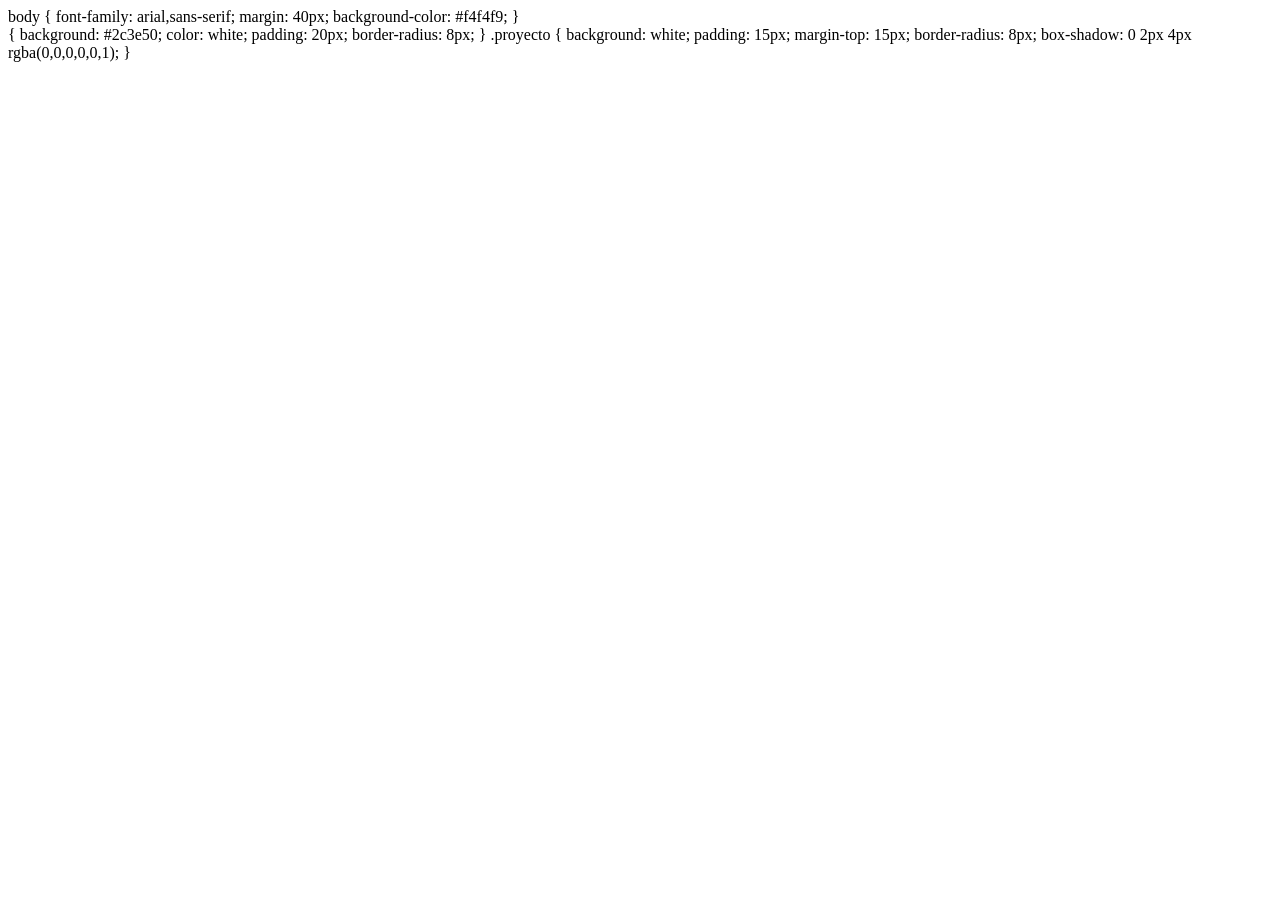
<file: index.html>
<!DOCTYPE html>
<html lang="es">
    <meta charset="UTF-8">
<tITLE>Mi portafolio IoT</tITLE>
<tsyle>
    body { font-family: arial,sans-serif; margin: 40px; background-color: #f4f4f9; }
    <header> { background: #2c3e50; color: white; padding: 20px; border-radius: 8px; }
    .proyecto { background: white; padding: 15px; margin-top: 15px; border-radius: 8px; box-shadow: 0 2px 4px rgba(0,0,0,0,0,1); }
<style>
</head>
<body>
    <header>
        <h1> mis  proyectos y tareas de iot</h1>
        <P>Pagina personal creada con VS code y github</p>
    </hearder>
    <div class="proyecto">
        <h2>proyecto 1: proyecto</h2>
        <p>Descripcion de lo que hice en clase.</p>
    </div>
    </body>
    </html>
</file>
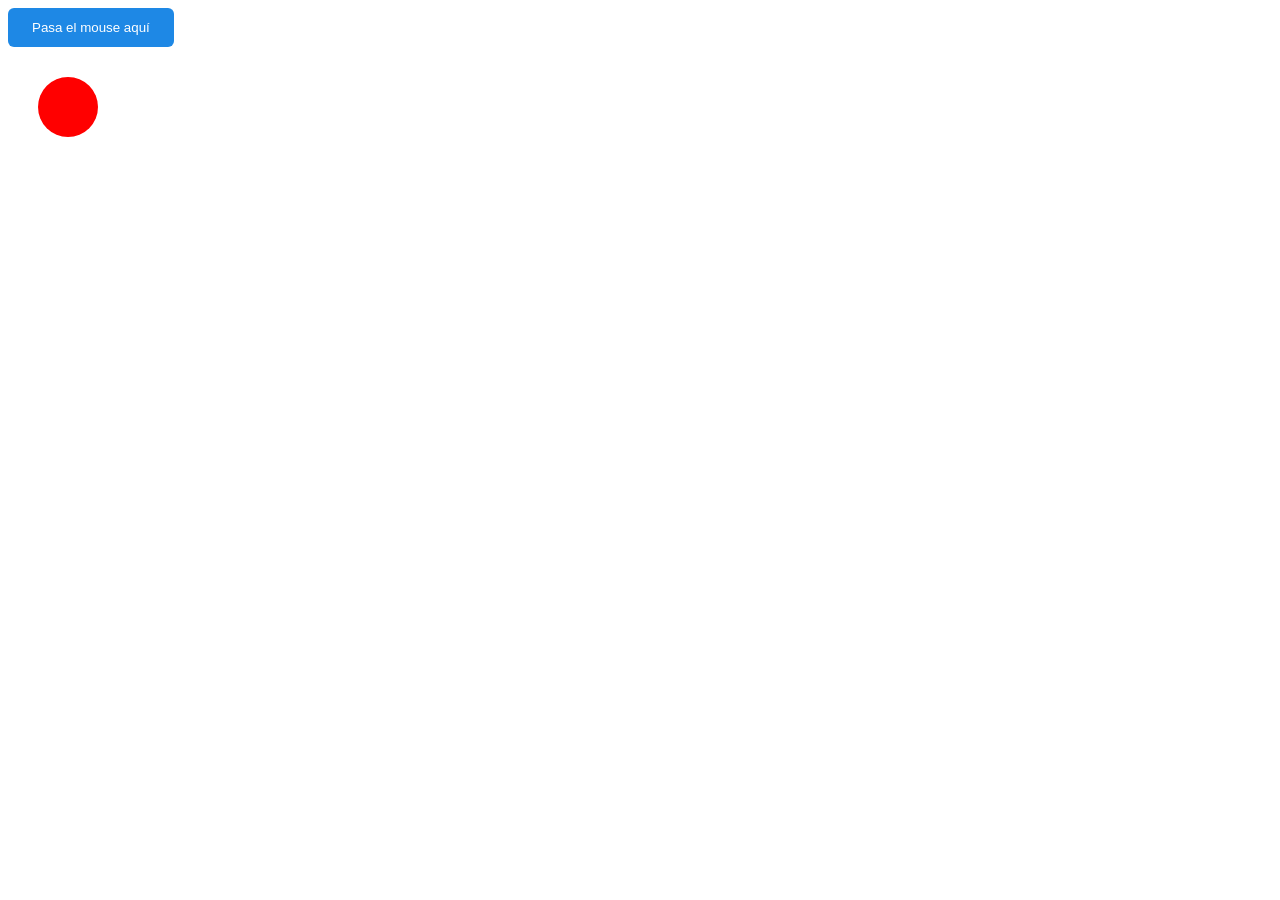
<file: animacion_circulo-v2.html>
<!DOCTYPE html>
<html lang="es">
<head>
  <meta charset="UTF-8">
  <title>Transiciones y Animaciones CSS</title>
  <style>
    /* Botón con transición suave */
    .botao {
      background: #1e88e5;
      color: white;
      border: none;
      padding: 12px 24px;
      border-radius: 6px;
      cursor: pointer;
      transition: background 0.3s, transform 0.3s;
    }

    .botao:hover {
      background: #1565c0;
      transform: scale(1.1);
    }

    /* Animación del círculo (aparecer y desaparecer) */
    @keyframes piscar {
      0%   { opacity: 1; }
      50%  { opacity: 0.1; }
      100% { opacity: 1; }
    }

    /* Estilo del círculo rojo */
    .led {
      width: 60px;
      height: 60px;
      border-radius: 50%;
      background: red;
      margin: 30px;
      animation: piscar 1s infinite;
      transition: transform 0.3s ease;
    }

    /* Agrandar el círculo al pasar el mouse sobre el botón */
    .botao:hover + .led {
      transform: scale(1.5);
    }
  </style>
</head>
<body>

  <button class="botao">Pasa el mouse aquí</button>

  <div class="led"></div>

</body>
</html>
</file>
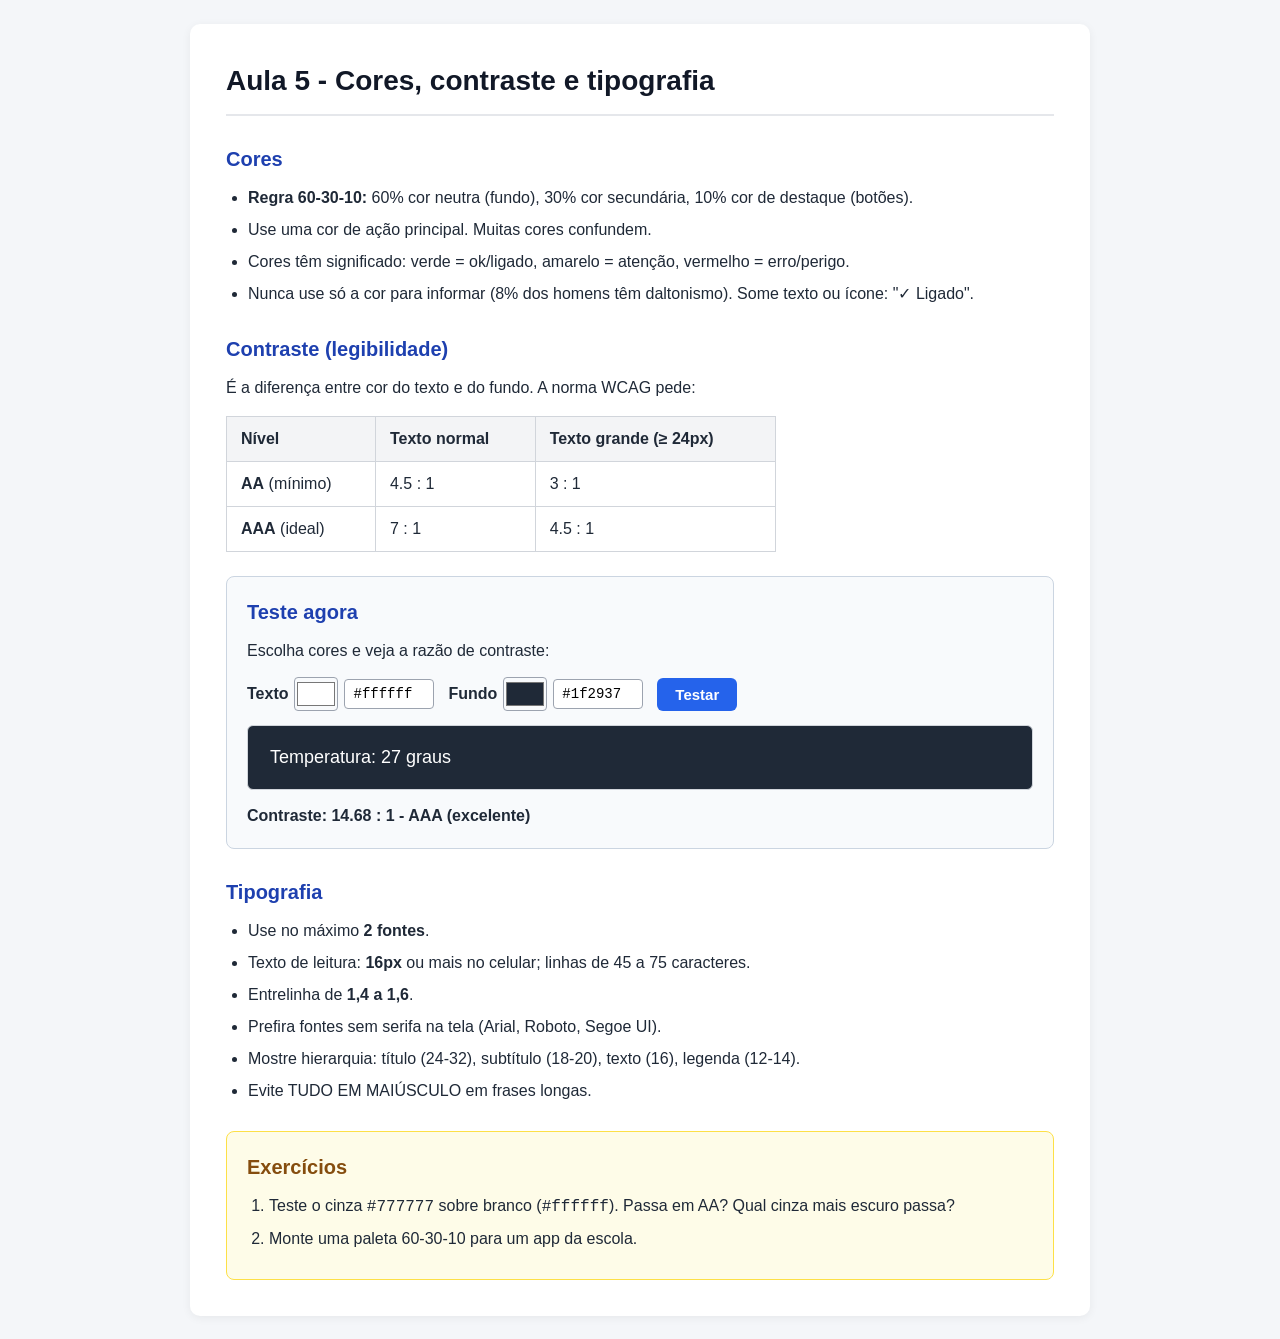
<file: contraste.html>
<!DOCTYPE html>
<html lang="pt-BR">
<head>
  <meta charset="UTF-8">
  <meta name="viewport" content="width=device-width, initial-scale=1.0">
  <title>Aula 5 - Cores, contraste e tipografia</title>
  <style>
    * {
      box-sizing: border-box;
      margin: 0;
      padding: 0;
    }

    body {
      font-family: 'Segoe UI', Roboto, Arial, sans-serif;
      background-color: #f4f6f9;
      color: #1f2937;
      line-height: 1.5;
      padding: 24px;
    }

    .container {
      max-width: 900px;
      margin: 0 auto;
      background-color: #ffffff;
      padding: 36px;
      border-radius: 10px;
      box-shadow: 0 2px 10px rgba(0, 0, 0, 0.06);
    }

    h1 {
      font-size: 28px;
      color: #111827;
      margin-bottom: 24px;
      border-bottom: 2px solid #e5e7eb;
      padding-bottom: 12px;
    }

    h2 {
      font-size: 20px;
      color: #1e40af;
      margin-top: 28px;
      margin-bottom: 12px;
    }

    p {
      font-size: 16px;
      margin-bottom: 12px;
    }

    ul {
      margin-left: 22px;
      margin-bottom: 16px;
    }

    li {
      font-size: 16px;
      margin-bottom: 8px;
    }

    table {
      width: 100%;
      max-width: 550px;
      border-collapse: collapse;
      margin: 16px 0 24px 0;
      font-size: 16px;
    }

    th, td {
      border: 1px solid #d1d5db;
      padding: 10px 14px;
      text-align: left;
    }

    th {
      background-color: #f3f4f6;
      font-weight: 600;
    }

    .teste-box {
      background-color: #f8fafc;
      border: 1px solid #cbd5e1;
      border-radius: 8px;
      padding: 20px;
      margin: 20px 0;
    }

    .controles {
      display: flex;
      flex-wrap: wrap;
      align-items: center;
      gap: 14px;
      margin: 14px 0;
    }

    .controles label {
      font-weight: 600;
      display: flex;
      align-items: center;
      gap: 6px;
    }

    .controles input[type="color"] {
      width: 44px;
      height: 34px;
      border: 1px solid #9ca3af;
      border-radius: 4px;
      cursor: pointer;
      background: none;
    }

    .controles input[type="text"] {
      width: 90px;
      padding: 6px 8px;
      border: 1px solid #9ca3af;
      border-radius: 4px;
      font-family: monospace;
      font-size: 14px;
    }

    .btn-testar {
      background-color: #2563eb;
      color: #ffffff;
      border: none;
      padding: 8px 18px;
      border-radius: 6px;
      font-size: 15px;
      font-weight: 600;
      cursor: pointer;
      transition: background-color 0.2s;
    }

    .btn-testar:hover {
      background-color: #1d4ed8;
    }

    .preview-card {
      background-color: #1f2937;
      color: #ffffff;
      padding: 18px 22px;
      border-radius: 6px;
      font-size: 18px;
      font-weight: 500;
      margin: 14px 0;
      border: 1px solid #d1d5db;
    }

    .resultado-contraste {
      font-size: 16px;
      font-weight: 700;
      margin-top: 8px;
    }

    .exercicios-box {
      background-color: #fefce8;
      border: 1px solid #fde047;
      border-radius: 8px;
      padding: 20px;
      margin-top: 28px;
    }

    .exercicios-box h2 {
      margin-top: 0;
      color: #854d0e;
    }

    .exercicios-box ol {
      margin-left: 22px;
    }

    .exercicios-box li {
      margin-bottom: 8px;
    }
  </style>
</head>
<body>

  <div class="container">
    <h1>Aula 5 - Cores, contraste e tipografia</h1>

    <!-- Seção Cores -->
    <h2>Cores</h2>
    <ul>
      <li><strong>Regra 60-30-10:</strong> 60% cor neutra (fundo), 30% cor secundária, 10% cor de destaque (botões).</li>
      <li>Use uma cor de ação principal. Muitas cores confundem.</li>
      <li>Cores têm significado: verde = ok/ligado, amarelo = atenção, vermelho = erro/perigo.</li>
      <li>Nunca use só a cor para informar (8% dos homens têm daltonismo). Some texto ou ícone: "✓ Ligado".</li>
    </ul>

    <!-- Seção Contraste -->
    <h2>Contraste (legibilidade)</h2>
    <p>É a diferença entre cor do texto e do fundo. A norma WCAG pede:</p>
    <table>
      <thead>
        <tr>
          <th>Nível</th>
          <th>Texto normal</th>
          <th>Texto grande (≥ 24px)</th>
        </tr>
      </thead>
      <tbody>
        <tr>
          <td><strong>AA</strong> (mínimo)</td>
          <td>4.5 : 1</td>
          <td>3 : 1</td>
        </tr>
        <tr>
          <td><strong>AAA</strong> (ideal)</td>
          <td>7 : 1</td>
          <td>4.5 : 1</td>
        </tr>
      </tbody>
    </table>

    <!-- Seção Interativa: Teste agora -->
    <div class="teste-box" id="teste-agora">
      <h2 style="margin-top: 0;">Teste agora</h2>
      <p>Escolha cores e veja a razão de contraste:</p>

      <div class="controles">
        <label>
          Texto
          <input type="color" id="corTextoPicker" value="#ffffff">
          <input type="text" id="corTextoHex" value="#ffffff" maxlength="7">
        </label>

        <label>
          Fundo
          <input type="color" id="corFundoPicker" value="#1f2937">
          <input type="text" id="corFundoHex" value="#1f2937" maxlength="7">
        </label>

        <button class="btn-testar" onclick="calcularContraste()">Testar</button>
      </div>

      <div class="preview-card" id="previewBox">
        Temperatura: 27 graus
      </div>

      <div class="resultado-contraste" id="resultadoTexto">
        Contraste: 14.68 : 1 - AAA (excelente)
      </div>
    </div>

    <!-- Seção Tipografia -->
    <h2>Tipografia</h2>
    <ul>
      <li>Use no máximo <strong>2 fontes</strong>.</li>
      <li>Texto de leitura: <strong>16px</strong> ou mais no celular; linhas de 45 a 75 caracteres.</li>
      <li>Entrelinha de <strong>1,4 a 1,6</strong>.</li>
      <li>Prefira fontes sem serifa na tela (Arial, Roboto, Segoe UI).</li>
      <li>Mostre hierarquia: título (24-32), subtítulo (18-20), texto (16), legenda (12-14).</li>
      <li>Evite TUDO EM MAIÚSCULO em frases longas.</li>
    </ul>

    <!-- Seção Exercícios -->
    <div class="exercicios-box">
      <h2>Exercícios</h2>
      <ol>
        <li>Teste o cinza <code>#777777</code> sobre branco (<code>#ffffff</code>). Passa em AA? Qual cinza mais escuro passa?</li>
        <li>Monte uma paleta 60-30-10 para um app da escola.</li>
      </ol>
    </div>
  </div>

  <script>
    const textoPicker = document.getElementById('corTextoPicker');
    const textoHex = document.getElementById('corTextoHex');
    const fundoPicker = document.getElementById('corFundoPicker');
    const fundoHex = document.getElementById('corFundoHex');

    textoPicker.addEventListener('input', () => {
      textoHex.value = textoPicker.value;
      calcularContraste();
    });

    textoHex.addEventListener('input', () => {
      if (/^#[0-9A-Fa-f]{6}$/.test(textoHex.value)) {
        textoPicker.value = textoHex.value;
        calcularContraste();
      }
    });

    fundoPicker.addEventListener('input', () => {
      fundoHex.value = fundoPicker.value;
      calcularContraste();
    });

    fundoHex.addEventListener('input', () => {
      if (/^#[0-9A-Fa-f]{6}$/.test(fundoHex.value)) {
        fundoPicker.value = fundoHex.value;
        calcularContraste();
      }
    });

    function hexParaRgb(hex) {
      const limpo = hex.replace('#', '');
      const num = parseInt(limpo, 16);
      return {
        r: (num >> 16) & 255,
        g: (num >> 8) & 255,
        b: num & 255
      };
    }

    function luminanciaRelativa(r, g, b) {
      const [rs, gs, bs] = [r, g, b].map(c => {
        c = c / 255;
        return c <= 0.03928 ? c / 12.92 : Math.pow((c + 0.055) / 1.055, 2.4);
      });
      return 0.2126 * rs + 0.7152 * gs + 0.0722 * bs;
    }

    function calcularContraste() {
      const corT = textoHex.value;
      const corF = fundoHex.value;

      if (!/^#[0-9A-Fa-f]{6}$/.test(corT) || !/^#[0-9A-Fa-f]{6}$/.test(corF)) {
        return;
      }

      const preview = document.getElementById('previewBox');
      preview.style.color = corT;
      preview.style.backgroundColor = corF;

      const rgb1 = hexParaRgb(corT);
      const rgb2 = hexParaRgb(corF);

      const lum1 = luminanciaRelativa(rgb1.r, rgb1.g, rgb1.b);
      const lum2 = luminanciaRelativa(rgb2.r, rgb2.g, rgb2.b);

      const maisClara = Math.max(lum1, lum2);
      const maisEscura = Math.min(lum1, lum2);
      const razao = (maisClara + 0.05) / (maisEscura + 0.05);
      const razaoFormatada = razao.toFixed(2);

      let classificacao = '';
      if (razao >= 7) {
        classificacao = 'AAA (excelente)';
      } else if (razao >= 4.5) {
        classificacao = 'AA (bom / mínimo para texto normal)';
      } else if (razao >= 3) {
        classificacao = 'AA apenas para texto grande (≥ 24px)';
      } else {
        classificacao = 'Reprovado (contraste insuficiente)';
      }

      document.getElementById('resultadoTexto').textContent =
        `Contraste: ${razaoFormatada} : 1 - ${classificacao}`;
    }

    calcularContraste();
  </script>

</body>
</html>
</file>
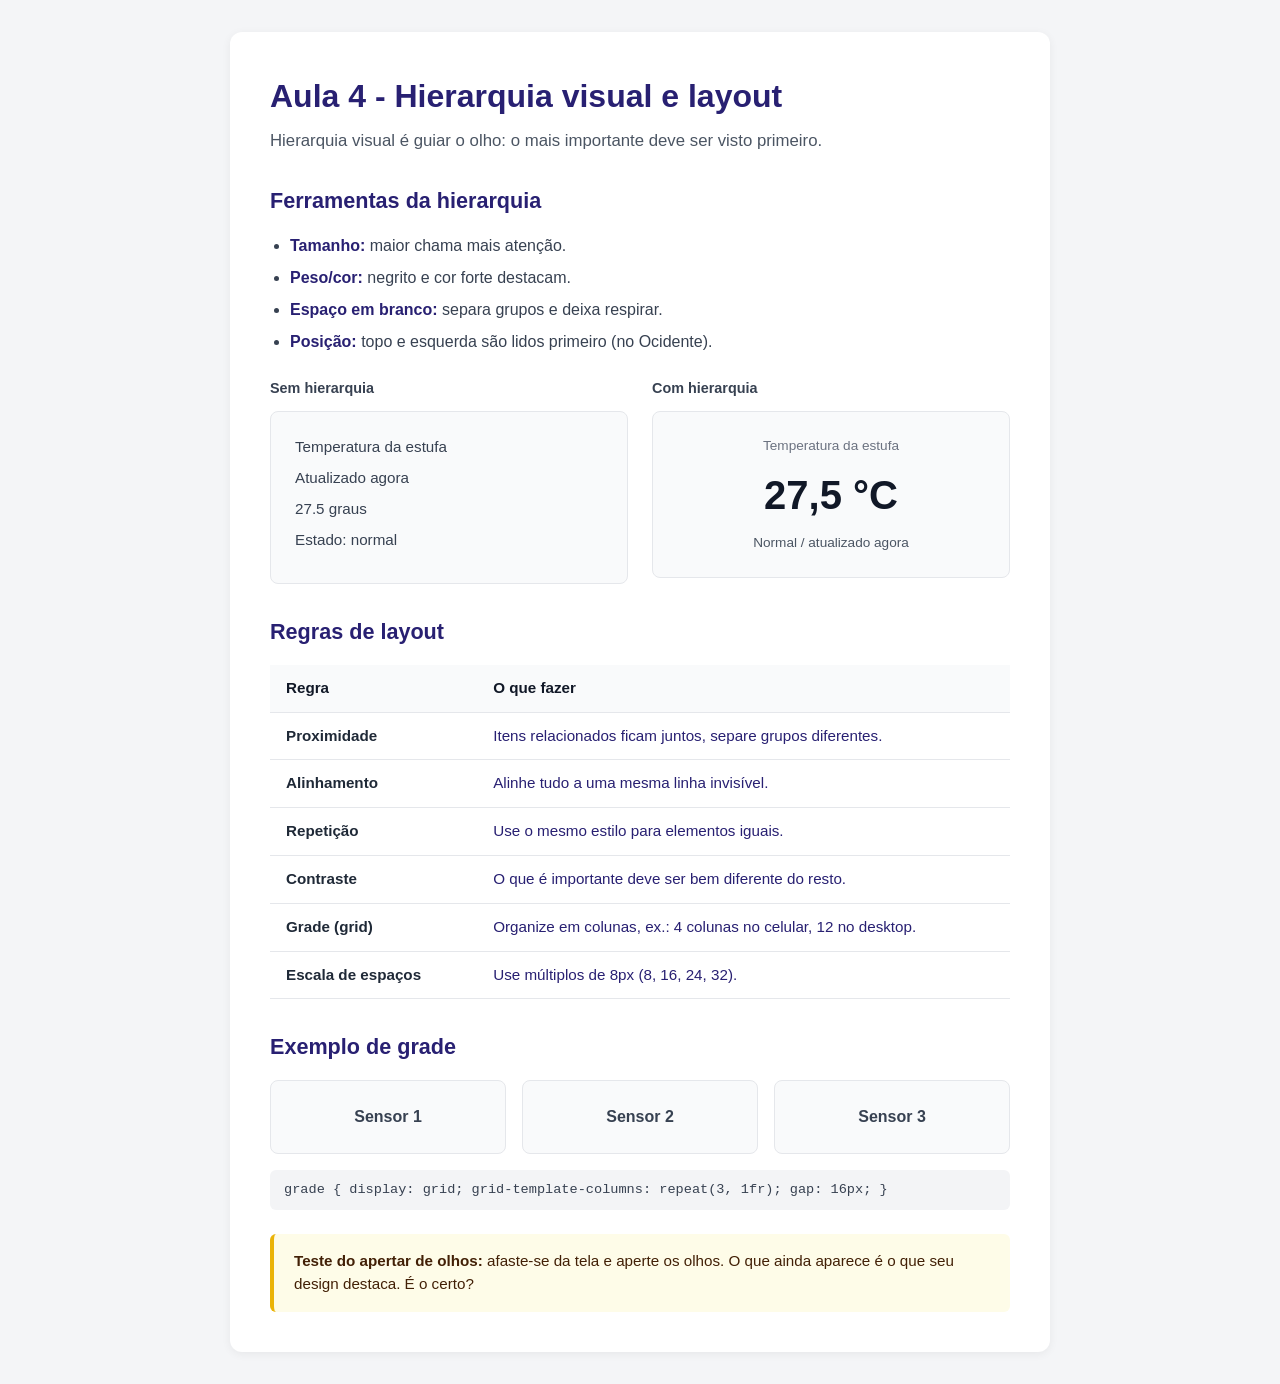
<file: exercicio.html>
<!DOCTYPE html>
<html lang="pt-BR">
<head>
  <meta charset="UTF-8">
  <meta name="viewport" content="width=device-width, initial-scale=1.0">
  <title>Aula 4 - Hierarquia visual e layout</title>
  <style>
    * {
      box-sizing: border-box;
      margin: 0;
      padding: 0;
    }

    body {
      font-family: -apple-system, BlinkMacSystemFont, "Segoe UI", Roboto, Helvetica, Arial, sans-serif;
      background-color: #f4f5f7;
      color: #282072;
      line-height: 1.5;
      padding: 32px 16px;
    }

    .container {
      max-width: 820px;
      margin: 0 auto;
      background-color: #ffffff;
      padding: 40px;
      border-radius: 12px;
      box-shadow: 0 2px 10px rgba(0, 0, 0, 0.06);
    }

    h1 {
      font-size: 2rem;
      font-weight: 700;
      color: #282072;
      margin-bottom: 8px;
    }

    .subtitle {
      color: #4b5563;
      font-size: 1.05rem;
      margin-bottom: 32px;
    }

    h2 {
      font-size: 1.35rem;
      font-weight: 700;
      color: #282072;
      margin-top: 32px;
      margin-bottom: 16px;
    }

    ul {
      margin-left: 20px;
      margin-bottom: 24px;
    }

    li {
      margin-bottom: 8px;
      color: #374151;
    }

    li strong {
      color: #282072;
    }

    /* Comparación Sem vs Com hierarquia */
    .comparison-grid {
      display: grid;
      grid-template-columns: 1fr 1fr;
      gap: 24px;
      margin-top: 24px;
    }

    .col-title {
      font-size: 0.9rem;
      font-weight: 700;
      color: #374151;
      margin-bottom: 12px;
    }

    .card {
      background-color: #f9fafb;
      border: 1px solid #e5e7eb;
      border-radius: 8px;
      padding: 24px;
    }

    /* Estilo sin jerarquía */
    .no-hierarchy p {
      font-size: 0.95rem;
      color: #374151;
      margin-bottom: 8px;
    }

    /* Estilo con jerarquía */
    .with-hierarchy {
      text-align: center;
      display: flex;
      flex-direction: column;
      justify-content: center;
    }

    .with-hierarchy .label {
      font-size: 0.85rem;
      color: #6b7280;
    }

    .with-hierarchy .value {
      font-size: 2.5rem;
      font-weight: 800;
      color: #111827;
      margin: 8px 0;
    }

    .with-hierarchy .meta {
      font-size: 0.85rem;
      color: #4b5563;
    }

    /* Tabla de reglas de layout */
    table {
      width: 100%;
      border-collapse: collapse;
      margin-top: 8px;
      margin-bottom: 24px;
    }

    th, td {
      text-align: left;
      padding: 12px 16px;
      border-bottom: 1px solid #e5e7eb;
      font-size: 0.95rem;
    }

    th {
      font-weight: 700;
      color: #111827;
      background-color: #f9fafb;
    }

    td:first-child {
      font-weight: 600;
      color: #1f2937;
      width: 28%;
    }

    /* Ejemplo de grade (CSS Grid) */
    .sensors-grid {
      display: grid;
      grid-template-columns: repeat(3, 1fr);
      gap: 16px;
      margin-bottom: 16px;
    }

    .sensor-card {
      background-color: #f9fafb;
      border: 1px solid #e5e7eb;
      border-radius: 8px;
      padding: 24px 16px;
      text-align: center;
      font-weight: 600;
      color: #374151;
    }

    .code-caption {
      font-family: "Courier New", Courier, monospace;
      font-size: 0.85rem;
      background-color: #f3f4f6;
      padding: 10px 14px;
      border-radius: 6px;
      color: #374151;
      margin-bottom: 24px;
      overflow-x: auto;
    }

    /* Cuadro de destaque inferior */
    .tip-box {
      background-color: #fefce8;
      border-left: 4px solid #eab308;
      padding: 16px 20px;
      border-radius: 6px;
      font-size: 0.95rem;
      color: #422006;
    }

    @media (max-width: 600px) {
      .comparison-grid,
      .sensors-grid {
        grid-template-columns: 1fr;
      }
      .container {
        padding: 24px;
      }
    }
  </style>
</head>
<body>

  <main class="container">
    <h1>Aula 4 - Hierarquia visual e layout</h1>
    <p class="subtitle">Hierarquia visual é guiar o olho: o mais importante deve ser visto primeiro.</p>

    <h2>Ferramentas da hierarquia</h2>
    <ul>
      <li><strong>Tamanho:</strong> maior chama mais atenção.</li>
      <li><strong>Peso/cor:</strong> negrito e cor forte destacam.</li>
      <li><strong>Espaço em branco:</strong> separa grupos e deixa respirar.</li>
      <li><strong>Posição:</strong> topo e esquerda são lidos primeiro (no Ocidente).</li>
    </ul>

    <div class="comparison-grid">
      <div>
        <div class="col-title">Sem hierarquia</div>
        <div class="card no-hierarchy">
          <p>Temperatura da estufa</p>
          <p>Atualizado agora</p>
          <p>27.5 graus</p>
          <p>Estado: normal</p>
        </div>
      </div>

      <div>
        <div class="col-title">Com hierarquia</div>
        <div class="card with-hierarchy">
          <span class="label">Temperatura da estufa</span>
          <span class="value">27,5 °C</span>
          <span class="meta">Normal / atualizado agora</span>
        </div>
      </div>
    </div>

    <h2>Regras de layout</h2>
    <table>
      <thead>
        <tr>
          <th>Regra</th>
          <th>O que fazer</th>
        </tr>
      </thead>
      <tbody>
        <tr>
          <td>Proximidade</td>
          <td>Itens relacionados ficam juntos, separe grupos diferentes.</td>
        </tr>
        <tr>
          <td>Alinhamento</td>
          <td>Alinhe tudo a uma mesma linha invisível.</td>
        </tr>
        <tr>
          <td>Repetição</td>
          <td>Use o mesmo estilo para elementos iguais.</td>
        </tr>
        <tr>
          <td>Contraste</td>
          <td>O que é importante deve ser bem diferente do resto.</td>
        </tr>
        <tr>
          <td>Grade (grid)</td>
          <td>Organize em colunas, ex.: 4 colunas no celular, 12 no desktop.</td>
        </tr>
        <tr>
          <td>Escala de espaços</td>
          <td>Use múltiplos de 8px (8, 16, 24, 32).</td>
        </tr>
      </tbody>
    </table>

    <h2>Exemplo de grade</h2>
    <div class="sensors-grid">
      <div class="sensor-card">Sensor 1</div>
      <div class="sensor-card">Sensor 2</div>
      <div class="sensor-card">Sensor 3</div>
    </div>

    <div class="code-caption">
      grade { display: grid; grid-template-columns: repeat(3, 1fr); gap: 16px; }
    </div>

    <div class="tip-box">
      <strong>Teste do apertar de olhos:</strong> afaste-se da tela e aperte os olhos. O que ainda aparece é o que seu design destaca. É o certo?
    </div>
  </main>

</body>
</html>
</file>
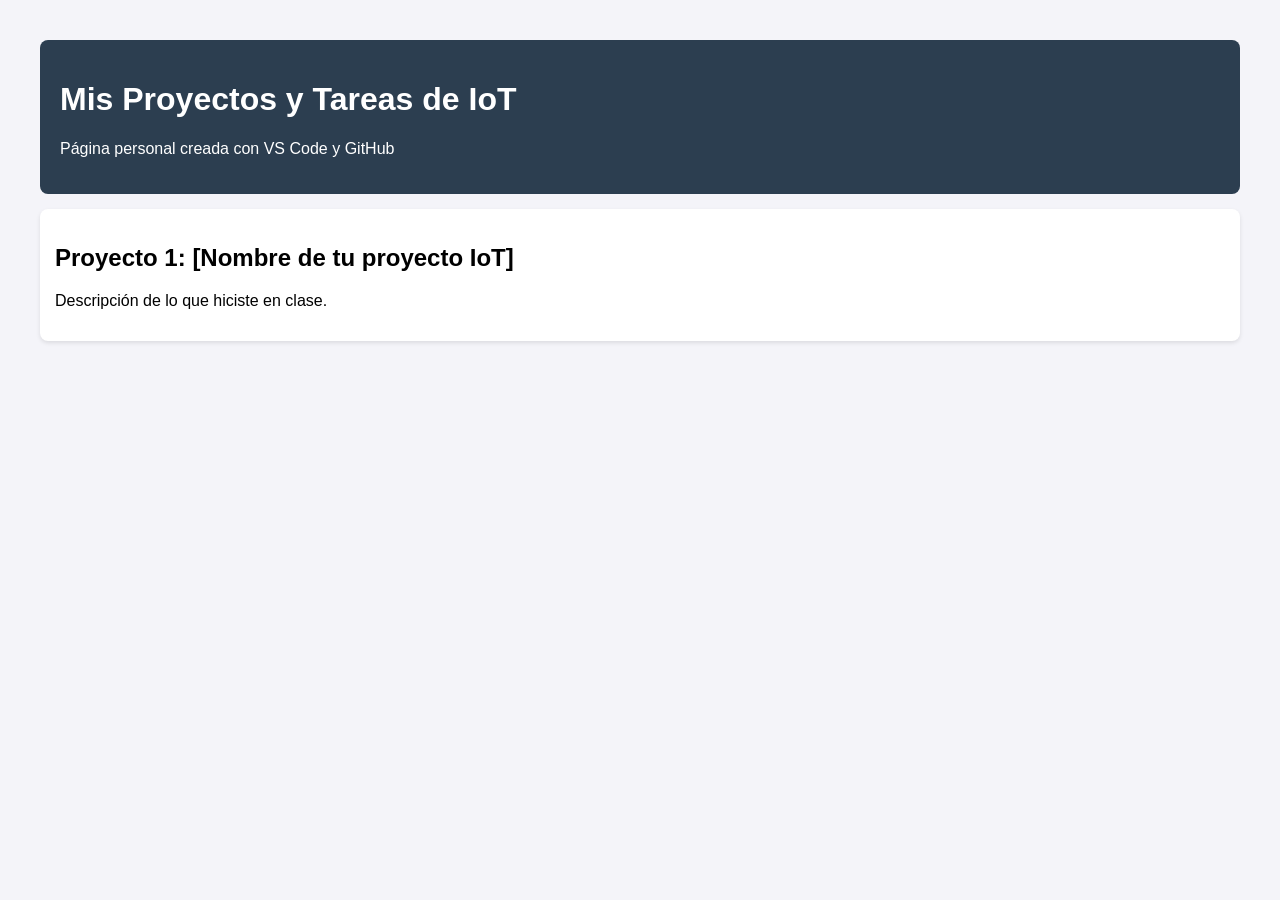
<file: github.html>
<!DOCTYPE html>
<html lang="es">
<head>
    <meta charset="UTF-8">
    <title>Mi Portafolio IoT</title>
    <style>
        body { font-family: Arial, sans-serif; margin: 40px; background-color: #f4f4f9; }
        header { background: #2c3e50; color: white; padding: 20px; border-radius: 8px; }
        .proyecto { background: white; padding: 15px; margin-top: 15px; border-radius: 8px; box-shadow: 0 2px 4px rgba(0,0,0,0.1); }
    </style>
</head>
<body>
    <header>
        <h1>Mis Proyectos y Tareas de IoT</h1>
        <p>Página personal creada con VS Code y GitHub</p>
    </header>

    <div class="proyecto">
        <h2>Proyecto 1: [Nombre de tu proyecto IoT]</h2>
        <p>Descripción de lo que hiciste en clase.</p>
    </div>
</body>
</html>
</file>
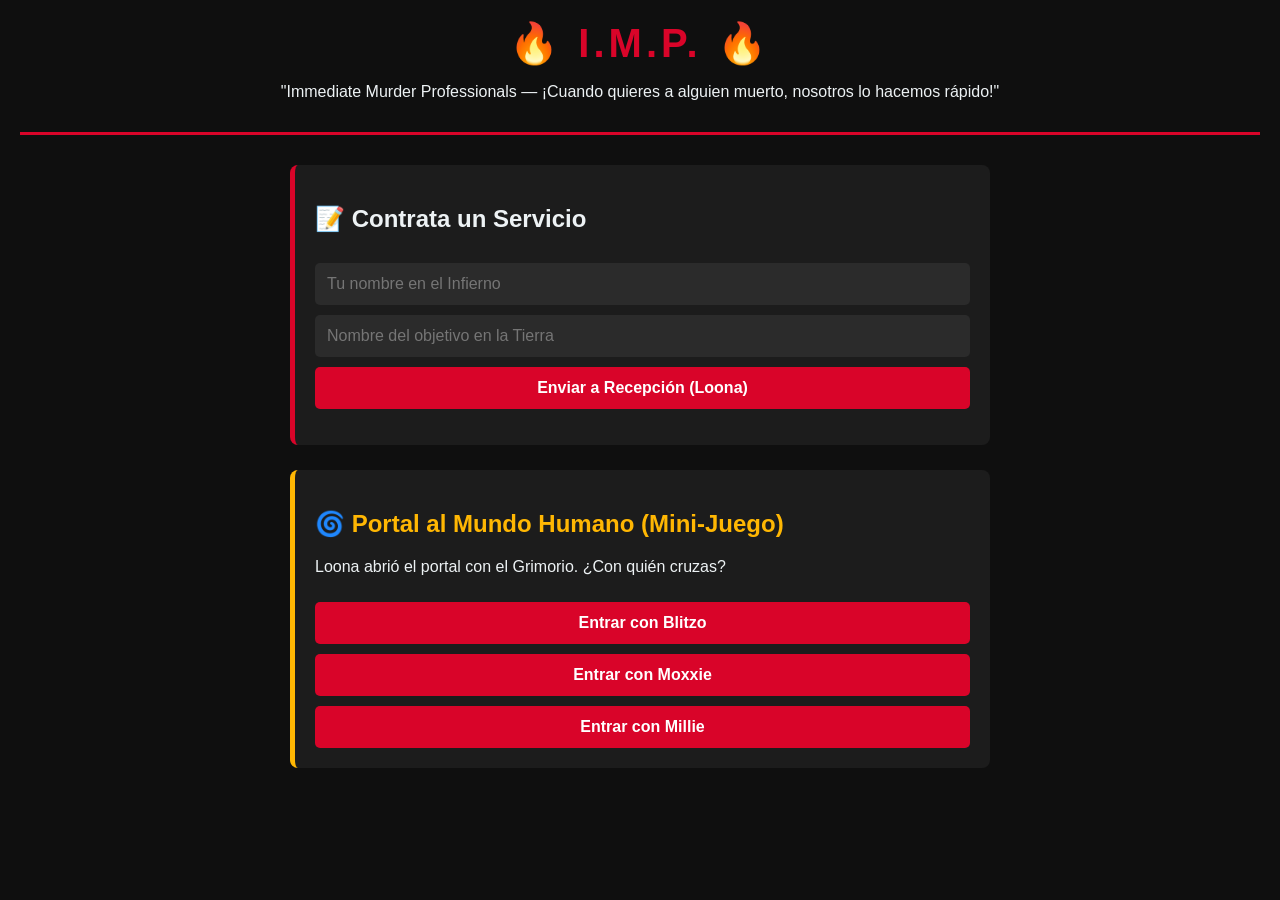
<file: index-completo.html>
<!DOCTYPE html>
<html lang="es">
<head>
  <meta charset="UTF-8">
  <title>I.M.P. - Sitio Oficial</title>
  <style>
    body {
      background-color: #0f0f0f;
      color: #edf2f4;
      font-family: 'Segoe UI', sans-serif;
      margin: 0;
      padding: 20px;
    }

    header {
      text-align: center;
      border-bottom: 3px solid #d90429;
      padding-bottom: 15px;
      margin-bottom: 30px;
    }

    header h1 {
      color: #d90429;
      font-size: 2.5em;
      margin: 0;
      letter-spacing: 4px;
    }

    .contenedor {
      max-width: 700px;
      margin: 0 auto;
    }

    .caja {
      background-color: #1c1c1c;
      padding: 20px;
      margin-bottom: 25px;
      border-radius: 8px;
      border-left: 5px solid #d90429;
    }

    .caja-juego {
      border-left-color: #ffb703;
    }

    .caja-juego h2 {
      color: #ffb703;
    }

    input, button {
      width: 100%;
      padding: 12px;
      margin-top: 10px;
      box-sizing: border-box;
      border-radius: 5px;
      border: none;
      font-size: 1em;
    }

    input {
      background-color: #2b2b2b;
      color: white;
    }

    button {
      background-color: #d90429;
      color: white;
      font-weight: bold;
      cursor: pointer;
      transition: 0.2s;
    }

    button:hover {
      background-color: #8d0801;
    }

    #respuesta-loona {
      color: #ffb703;
      font-weight: bold;
      margin-top: 15px;
    }
  </style>
</head>
<body>

  <header>
    <h1>🔥 I.M.P. 🔥</h1>
    <p>"Immediate Murder Professionals — ¡Cuando quieres a alguien muerto, nosotros lo hacemos rápido!"</p>
  </header>

  <main class="contenedor">
    <!-- SECCIÓN DE CONTRATOS -->
    <section class="caja">
      <h2>📝 Contrata un Servicio</h2>
      <input type="text" id="cliente" placeholder="Tu nombre en el Infierno">
      <input type="text" id="objetivo" placeholder="Nombre del objetivo en la Tierra">
      <button onclick="contratar()">Enviar a Recepción (Loona)</button>
      <p id="respuesta-loona"></p>
    </section>

    <!-- SECCIÓN DEL MINI-JUEGO -->
    <section class="caja caja-juego">
      <h2>🌀 Portal al Mundo Humano (Mini-Juego)</h2>
      <p id="historia">Loona abrió el portal con el Grimorio. ¿Con quién cruzas?</p>
      <div id="botones-juego">
        <button onclick="iniciarMision('Blitzo')">Entrar con Blitzo</button>
        <button onclick="iniciarMision('Moxxie')">Entrar con Moxxie</button>
        <button onclick="iniciarMision('Millie')">Entrar con Millie</button>
      </div>
    </section>
  </main>

  <script>
    // Lógica del formulario de Loona
    function contratar() {
      const cliente = document.getElementById("cliente").value;
      const objetivo = document.getElementById("objetivo").value;
      const respuesta = document.getElementById("respuesta-loona");

      if (cliente === "" || objetivo === "") {
        respuesta.innerText = "🐺 Loona: 'Oye, llena los dos espacios. No soy adivina.'";
        return;
      }

      respuesta.innerText = `🐺 Loona: "Ya te anoté, ${cliente}. En cuanto Blitz deje de hacer tonterías iremos por ${objetivo}."`;
    }

    // Lógica del Mini-Juego
    let personajeElegido = "";

    function iniciarMision(personaje) {
      personajeElegido = personaje;
      const historia = document.getElementById("historia");
      const botones = document.getElementById("botones-juego");

      historia.innerText = `Cruzaste como ${personajeElegido}. ¡Aparecen agentes de D.H.O.R.K.S. frente a ti! ¿Qué haces?`;
      botones.innerHTML = `
        <button onclick="elegirAccion('sigilo')">Esconderse y atacar por sorpresa</button>
        <button onclick="elegirAccion('caos')">Atacar de frente sin pensar</button>
      `;
    }

    function elegirAccion(tipo) {
      const historia = document.getElementById("historia");
      const botones = document.getElementById("botones-juego");

      if (tipo === "sigilo" && personajeElegido === "Moxxie") {
        historia.innerText = "🎯 ¡ÉXITO! Moxxie elimina el objetivo sin hacer ruido y regresan al Infierno con el pago.";
        botones.innerHTML = `<button onclick="reiniciar()">🔄 Volver a jugar</button>`;
      } else if (tipo === "caos" && personajeElegido === "Millie") {
        historia.innerText = "🪓 ¡BRUTAL! Millie derrota a todos los agentes con su hacha y completan el contrato.";
        botones.innerHTML = `<button onclick="reiniciar()">🔄 Volver a jugar</button>`;
      } else if (personajeElegido === "Blitzo") {
        historia.innerText = "🐴 ¡CAOS TOTAL! Blitzo hace un desastre, pero logran saltar por el portal justo a tiempo. Ya en la oficina, Blitzo te mira emocionado y te ofrece un contrato para trabajar en I.M.P. ¿Qué decides?";
        botones.innerHTML = `
          <button onclick="decisionBlitzo('aceptar')">✅ Aceptar el contrato</button>
          <button onclick="decisionBlitzo('rechazar')">❌ Rechazar la oferta</button>
        `;
      } else {
        historia.innerText = "🚨 ¡ATRAPADOS! Ese no era el estilo de " + personajeElegido + ". D.H.O.R.K.S. los capturó.";
        botones.innerHTML = `<button onclick="reiniciar()">🔄 Volver a jugar</button>`;
      }
    }

    function decisionBlitzo(eleccion) {
      const historia = document.getElementById("historia");
      const botones = document.getElementById("botones-juego");

      if (eleccion === "aceptar") {
        historia.innerText = "te convertiste en lo que siempre quisiste";
      } else {
        historia.innerText = "talvez en otra ocasion";
      }

      botones.innerHTML = `<button onclick="reiniciar()">🔄 Volver a jugar</button>`;
    }

    function reiniciar() {
      document.getElementById("historia").innerText = "Loona abrió el portal con el Grimorio. ¿Con quién cruzas?";
      document.getElementById("botones-juego").innerHTML = `
        <button onclick="iniciarMision('Blitzo')">Entrar con Blitzo</button>
        <button onclick="iniciarMision('Moxxie')">Entrar con Moxxie</button>
        <button onclick="iniciarMision('Millie')">Entrar con Millie</button>
      `;
    }
  </script>

</body>
</html>
</file>
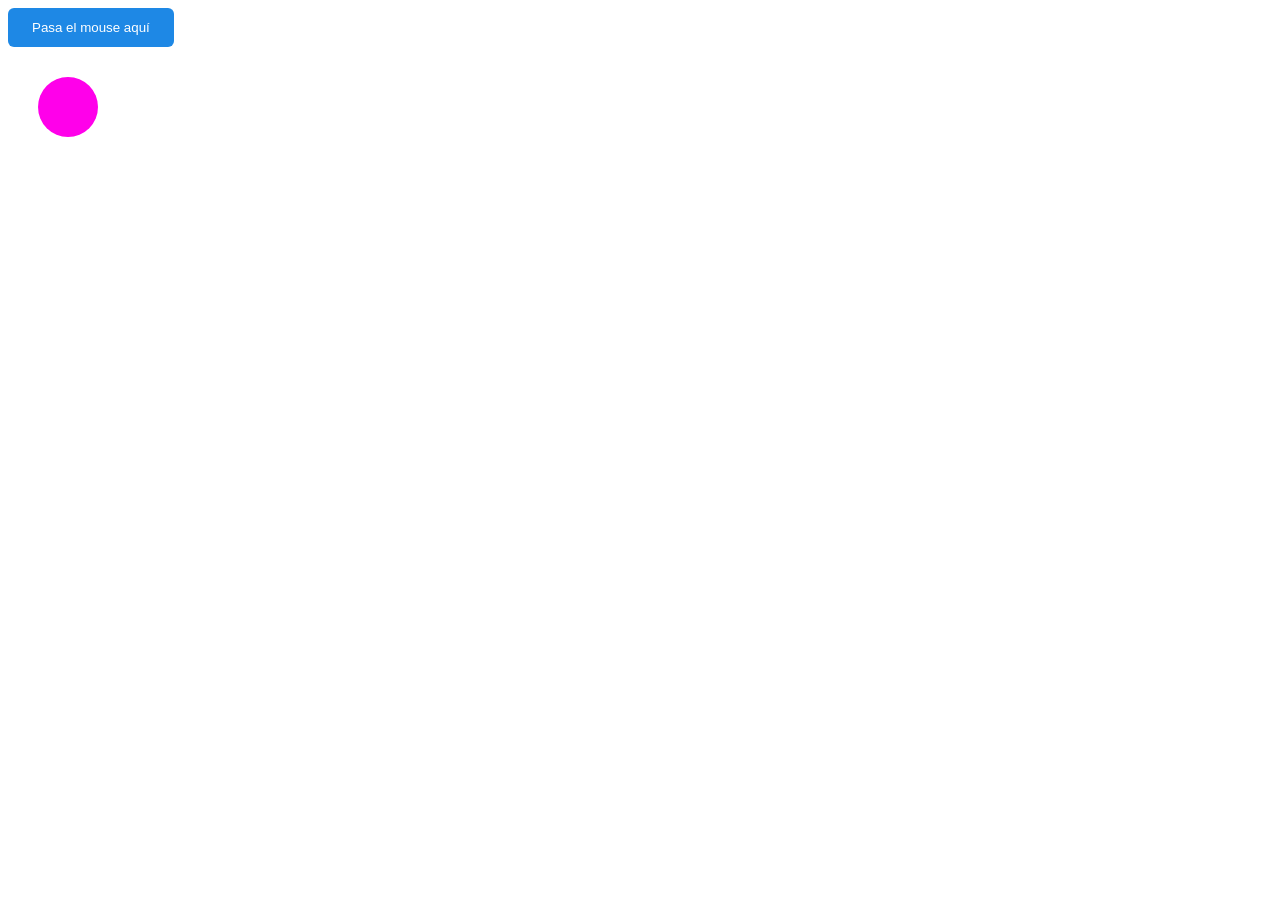
<file: tarea6.html>
<!DOCTYPE html>
<html lang="es">
<head>
  <meta charset="UTF-8">
  <title>Transiciones y Animaciones CSS</title>
  <style>
    /* Botón con transición suave */
    .botao {
      background: #1e88e5;
      color: white;
      border: none;
      padding: 12px 24px;
      border-radius: 6px;
      cursor: pointer;
      transition: background 0.3s, transform 0.3s;
    }

    .botao:hover {
      background: #1565c0;
      transform: scale(1.1);
    }

    /* Animación del círculo (aparecer y desaparecer) */
    @keyframes piscar {
      0%   { opacity: 1; }
      50%  { opacity: 0.1; }
      100% { opacity: 1; }
    }

    /* Estilo del círculo rojo */
    .led {
      width: 60px;
      height: 60px;
      border-radius: 50%;
      background: rgb(255, 0, 234);
      margin: 30px;
      animation: piscar 1s infinite;
      transition: transform 0.3s ease;
    }

    /* Agrandar el círculo al pasar el mouse sobre el botón */
    .botao:hover + .led {
      transform: scale(1.5);
    }
  </style>
</head>
<body>

  <button class="botao">Pasa el mouse aquí</button>

  <div class="led"></div>

</body>
</html>
</file>
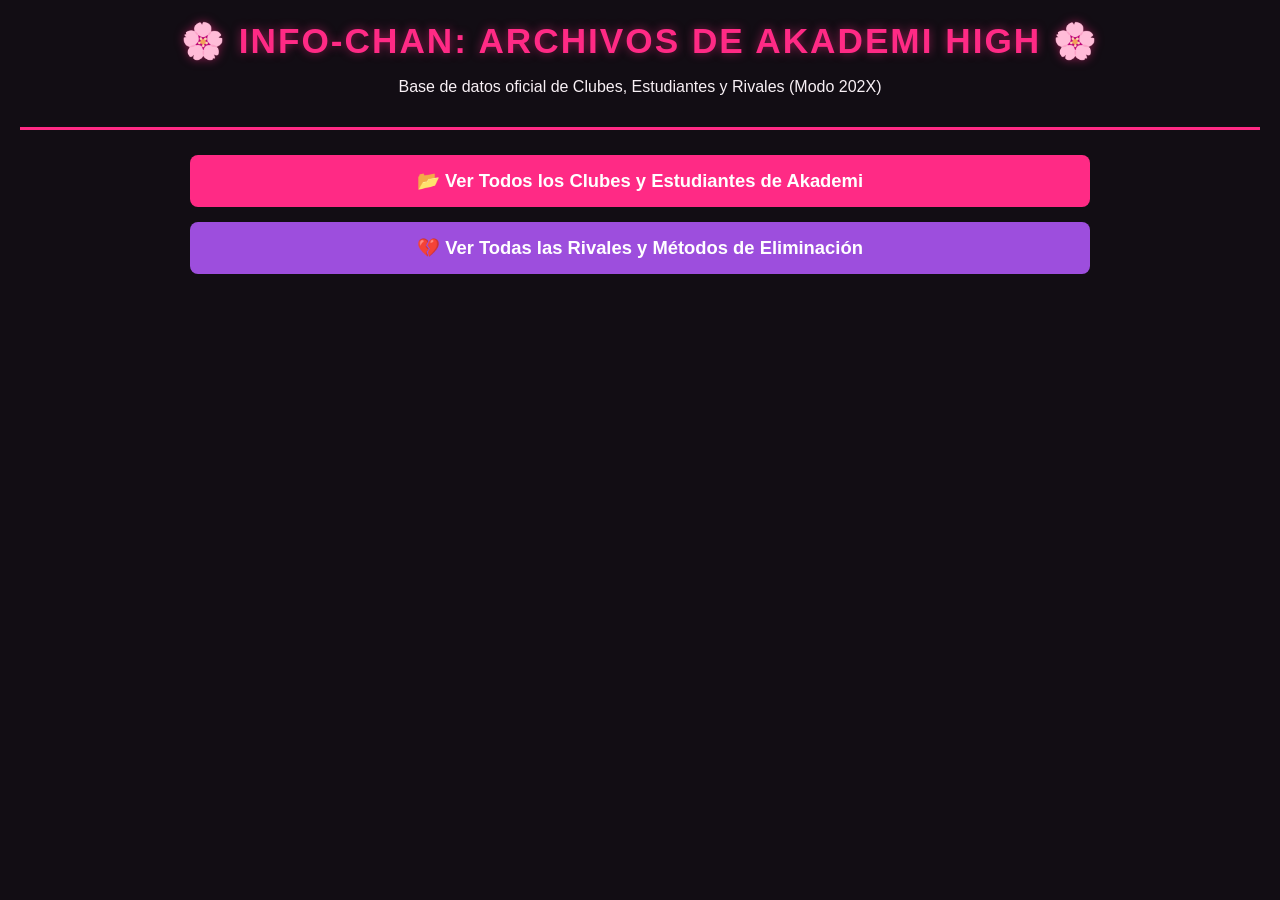
<file: yandere-clubes-v3.html>
<!DOCTYPE html>
<html lang="es">
<head>
  <meta charset="UTF-8">
  <title>Akademi High - Base de Datos de Clubes, Estudiantes y Rivales (Info-Chan)</title>
  <style>
    :root {
      --rosa-yandere: #ff2a85;
      --rosa-oscuro: #b3004b;
      --morado-rival: #9d4edd;
      --morado-oscuro: #5a189a;
      --fondo-oscuro: #120d14;
      --tarjeta-bg: #1e1622;
      --tarjeta-estudiante: #261b2c;
      --texto-claro: #f8f0f5;
      --borde-neon: #ff66a3;
      --cian-info: #00e5ff;
      --dorado-paso: #ffb703;
    }

    body {
      background-color: var(--fondo-oscuro);
      color: var(--texto-claro);
      font-family: 'Segoe UI', Tahoma, Geneva, Verdana, sans-serif;
      margin: 0;
      padding: 20px;
    }

    header {
      text-align: center;
      border-bottom: 3px solid var(--rosa-yandere);
      padding-bottom: 15px;
      margin-bottom: 25px;
    }

    header h1 {
      color: var(--rosa-yandere);
      margin: 0;
      font-size: 2.2em;
      letter-spacing: 2px;
      text-shadow: 0 0 10px rgba(255, 42, 133, 0.5);
    }

    .contenedor {
      max-width: 900px;
      margin: 0 auto;
    }

    .btn-principal {
      display: block;
      width: 100%;
      padding: 15px;
      background-color: var(--rosa-yandere);
      color: white;
      font-size: 1.15em;
      font-weight: bold;
      border: none;
      border-radius: 8px;
      cursor: pointer;
      transition: 0.2s;
      margin-bottom: 15px;
    }

    .btn-principal:hover {
      background-color: var(--rosa-oscuro);
    }

    .btn-rivales {
      background-color: var(--morado-rival);
    }

    .btn-rivales:hover {
      background-color: var(--morado-oscuro);
    }

    /* Cuadrícula de botones */
    .grid-clubes {
      display: none;
      grid-template-columns: repeat(auto-fit, minmax(200px, 1fr));
      gap: 12px;
      margin-bottom: 25px;
    }

    .btn-club {
      background-color: var(--tarjeta-bg);
      color: var(--texto-claro);
      border: 2px solid var(--rosa-oscuro);
      padding: 14px;
      border-radius: 8px;
      font-size: 1em;
      font-weight: bold;
      cursor: pointer;
      transition: 0.2s;
      text-align: center;
    }

    .btn-club:hover, .btn-club.activo {
      background-color: var(--rosa-yandere);
      border-color: var(--borde-neon);
      transform: translateY(-3px);
    }

    .btn-rival-item {
      border-color: var(--morado-oscuro);
    }

    .btn-rival-item:hover, .btn-rival-item.activo {
      background-color: var(--morado-rival);
      border-color: #e0aaff;
    }

    /* Panel de información */
    .panel-info {
      display: none;
      background-color: var(--tarjeta-bg);
      border: 2px solid var(--rosa-yandere);
      border-radius: 10px;
      padding: 25px;
      margin-bottom: 25px;
      box-shadow: 0 0 20px rgba(255, 42, 133, 0.2);
    }

    .panel-rival {
      border-color: var(--morado-rival);
      box-shadow: 0 0 20px rgba(157, 78, 221, 0.25);
    }

    .panel-info h2 {
      color: var(--rosa-yandere);
      margin-top: 0;
      border-bottom: 1px solid #3a2a42;
      padding-bottom: 10px;
    }

    .panel-rival h2 {
      color: #e0aaff;
    }

    .dato {
      margin: 12px 0;
      line-height: 1.5;
    }

    .dato strong {
      color: #ff85b8;
    }

    .lista-miembros {
      display: flex;
      flex-wrap: wrap;
      gap: 10px;
      margin-top: 10px;
    }

    .badge-miembro {
      background-color: #2d2033;
      color: var(--texto-claro);
      border: 1px solid var(--rosa-oscuro);
      padding: 8px 14px;
      border-radius: 20px;
      font-size: 0.95em;
      cursor: pointer;
      transition: 0.2s;
    }

    .badge-miembro:hover, .badge-miembro.seleccionado {
      background-color: var(--rosa-yandere);
      border-color: white;
      transform: scale(1.05);
    }

    .badge-lider {
      background-color: var(--rosa-oscuro);
      border-color: #ff85b8;
      font-weight: bold;
    }

    .badge-metodo {
      background-color: #2c1642;
      border: 1px solid var(--morado-rival);
      color: #f3d5ff;
      padding: 10px 16px;
      border-radius: 8px;
      font-size: 0.95em;
      font-weight: bold;
      cursor: pointer;
      transition: 0.2s;
    }

    .badge-metodo:hover, .badge-metodo.seleccionado {
      background-color: var(--morado-rival);
      color: white;
      border-color: white;
    }

    /* Ficha individual del estudiante y guía paso a paso */
    .ficha-estudiante {
      display: none;
      margin-top: 25px;
      background-color: var(--tarjeta-estudiante);
      border-left: 5px solid var(--cian-info);
      border-radius: 8px;
      padding: 20px;
      animation: aparecer 0.25s ease;
    }

    .ficha-pasos {
      border-left-color: var(--dorado-paso);
    }

    .ficha-estudiante h3 {
      color: var(--cian-info);
      margin-top: 0;
      margin-bottom: 12px;
      font-size: 1.3em;
    }

    .ficha-pasos h3 {
      color: var(--dorado-paso);
    }

    .grid-datos-alumno {
      display: grid;
      grid-template-columns: repeat(auto-fit, minmax(220px, 1fr));
      gap: 10px;
      margin-bottom: 12px;
    }

    .item-alumno {
      background-color: #1a121e;
      padding: 8px 12px;
      border-radius: 6px;
      border: 1px solid #3b2846;
    }

    .item-alumno span {
      color: #80f2ff;
      font-weight: bold;
    }

    .lista-pasos {
      margin: 10px 0 0 0;
      padding-left: 20px;
    }

    .lista-pasos li {
      margin-bottom: 8px;
      line-height: 1.5;
    }

    @keyframes aparecer {
      from { opacity: 0; transform: translateY(8px); }
      to { opacity: 1; transform: translateY(0); }
    }
  </style>
</head>
<body>

  <header>
    <h1>🌸 INFO-CHAN: ARCHIVOS DE AKADEMI HIGH 🌸</h1>
    <p>Base de datos oficial de Clubes, Estudiantes y Rivales (Modo 202X)</p>
  </header>

  <main class="contenedor">
    <!-- BOTÓN 1: CLUBES Y ESTUDIANTES -->
    <button class="btn-principal" onclick="mostrarClubes()">📂 Ver Todos los Clubes y Estudiantes de Akademi</button>

    <!-- BOTÓN 2: RIVALES Y MÉTODOS DE ELIMINACIÓN -->
    <button class="btn-principal btn-rivales" onclick="mostrarRivales()">💔 Ver Todas las Rivales y Métodos de Eliminación</button>

    <!-- LISTA DE BOTONES DE TODOS LOS CLUBES -->
    <div id="lista-clubes" class="grid-clubes"></div>

    <!-- TARJETA DE DETALLES DEL CLUB SELECCIONADO -->
    <div id="detalle-club" class="panel-info">
      <h2 id="club-nombre"></h2>
      <div class="dato"><strong>📍 Ubicación:</strong> <span id="club-ubicacion"></span></div>
      <div class="dato"><strong>👑 Líder del Club:</strong> <span id="club-lider"></span></div>
      <div class="dato"><strong>📖 Información y Actividad:</strong> <span id="club-descripcion"></span></div>
      <div class="dato"><strong>✨ Beneficio al unirse:</strong> <span id="club-beneficio"></span></div>
      
      <div class="dato">
        <strong>👥 Integrantes del Club (Haz clic en un nombre para ver su expediente):</strong>
        <div id="club-miembros" class="lista-miembros"></div>
      </div>

      <!-- EXPEDIENTE INDIVIDUAL DEL ESTUDIANTE SELECCIONADO -->
      <div id="ficha-alumno" class="ficha-estudiante">
        <h3 id="alumno-nombre"></h3>
        <div class="grid-datos-alumno">
          <div class="item-alumno"><span>Clase:</span> <b id="alumno-clase"></b></div>
          <div class="item-alumno"><span>Personalidad:</span> <b id="alumno-personalidad"></b></div>
          <div class="item-alumno"><span>Crush (Enamorado/a):</span> <b id="alumno-crush"></b></div>
          <div class="item-alumno"><span>Fuerza:</span> <b id="alumno-fuerza"></b></div>
        </div>
        <div class="dato"><strong>📋 Información adicional:</strong> <span id="alumno-info"></span></div>
      </div>
    </div>

    <!-- LISTA DE BOTONES DE LAS 10 RIVALES -->
    <div id="lista-rivales" class="grid-clubes"></div>

    <!-- TARJETA DE DETALLES DE LA RIVAL SELECCIONADA -->
    <div id="detalle-rival" class="panel-info panel-rival">
      <h2 id="rival-nombre"></h2>
      <div class="dato"><strong>📅 Semana de aparición:</strong> <span id="rival-semana"></span></div>
      <div class="dato"><strong>🏫 Rol / Club:</strong> <span id="rival-rol"></span></div>
      <div class="dato"><strong>📖 Descripción:</strong> <span id="rival-desc"></span></div>

      <div class="dato">
        <strong>🗡️ Métodos de Eliminación (Haz clic en un método para ver el paso a paso):</strong>
        <div id="rival-metodos" class="lista-miembros"></div>
      </div>

      <!-- GUÍA PASO A PASO DEL MÉTODO SELECCIONADO -->
      <div id="ficha-metodo" class="ficha-estudiante ficha-pasos">
        <h3 id="metodo-titulo"></h3>
        <ol id="metodo-pasos" class="lista-pasos"></ol>
      </div>
    </div>
  </main>

  <script>
    // Base de datos real de estudiantes (Modo 202X)
    const datosEstudiantes = {
      "Amai Odayaka": { clase: "2-2", personalidad: "Amable (Rival #2)", crush: "Senpai (Taro Yamada)", fuerza: "Incapaz de defenderse", info: "Presidenta del Club de Cocina. Es dulce, gentil y sus habilidades culinarias superan su edad. Se ausenta la primera semana por enfermedad." },
      "Shoku Tsuburaya": { clase: "3-2", personalidad: "Amigable", crush: "Amai Odayaka", fuerza: "Incapaz de defenderse", info: "Líder sustituto del club cuando Amai no está. Admira profundamente la cocina y amabilidad de Amai." },
      "Ajia Ashitomi": { clase: "2-1", personalidad: "Amigable", crush: "Ninguno", fuerza: "Incapaz de defenderse", info: "Muy orgullosa de la cultura y gastronomía tradicional japonesa; le desagrada la comida occidental." },
      "Kenko Sukoyaka": { clase: "2-2", personalidad: "Amigable", crush: "Ninguno", fuerza: "Incapaz de defenderse", info: "Apasionado por la nutrición y la comida saludable; siempre busca que sus compañeros coman bien." },
      "Saki Miyu": { clase: "2-1", personalidad: "Mariposa Social", crush: "Ninguno", fuerza: "Incapaz de defenderse", info: "La mejor amiga de Kokona Haruka. Siempre está dispuesta a escuchar y apoyar a sus amigos." },
      "Seiyo Akanishi": { clase: "2-1", personalidad: "Amigable", crush: "Ninguno", fuerza: "Incapaz de defenderse", info: "Obsesionado con la cultura occidental y estadounidense, a pesar de tener una idea exagerada de ella." },
      "Kizana Sunobu": { clase: "2-2", personalidad: "Presumida (Rival #3)", crush: "Senpai (Taro Yamada)", fuerza: "Incapaz de defenderse", info: "Presidenta del Club de Drama. Arrogante, vanidosa y busca ser la actriz más famosa del mundo." },
      "Tsuruzo Yamazaki": { clase: "3-1", personalidad: "Amigable", crush: "Kizana Sunobu", fuerza: "Incapaz de defenderse", info: "Líder sustituto del Club de Drama. Habla de forma muy teatral y dramática en todo momento." },
      "Kokona Haruka": { clase: "2-1", personalidad: "Mariposa Social", crush: "Riku Soma", fuerza: "Incapaz de defenderse", info: "Mejor amiga de Saki Miyu. Es una chica dulce que atraviesa problemas económicos familiares." },
      "Riku Soma": { clase: "2-1", personalidad: "Amigable", crush: "Kokona Haruka", fuerza: "Incapaz de defenderse", info: "Proviene de una familia adinerada y está profundamente enamorado de Kokona Haruka." },
      "Shozo Kurosawa": { clase: "2-2", personalidad: "Amigable", crush: "Ninguno", fuerza: "Incapaz de defenderse", info: "Aspira a convertirse en un gran director de cine en el futuro." },
      "Tokuko Kitagawa": { clase: "3-1", personalidad: "Presumida", crush: "Ninguno", fuerza: "Incapaz de defenderse", info: "Rivaliza en secreto con Kizana Sunobu porque cree que ella debería ser la verdadera estrella del club." },
      "Oka Ruto": { clase: "3-2", personalidad: "Cobarde (Rival #4)", crush: "Senpai (Taro Yamada)", fuerza: "Incapaz de defenderse", info: "Presidenta del Club de Ocultismo. Tímida, sombría y convencida de que existen fantasmas y demonios." },
      "Shin Higaku": { clase: "3-2", personalidad: "Cobarde", crush: "Oka Ruto", fuerza: "Incapaz de defenderse", info: "Líder sustituto del club. Es la mano derecha de Oka y trata de mantener el orden entre los miembros." },
      "Chojo Tekina": { clase: "3-1", personalidad: "Cobarde", crush: "Ninguno", fuerza: "Incapaz de defenderse", info: "Oculta su ojo derecho con su cabello y se interesa por las maldiciones y lo paranormal." },
      "Daku Atsu": { clase: "2-2", personalidad: "Cobarde", crush: "Ninguno", fuerza: "Incapaz de defenderse", info: "Siempre lleva lentes opacos y estudia libros antiguos sobre demonología." },
      "Supana Churu": { clase: "2-2", personalidad: "Cobarde", crush: "Ninguno", fuerza: "Incapaz de defenderse", info: "Usa un parche con una calavera aunque no tiene ninguna herida real en el ojo; solo lo usa por estética." },
      "Kokuma Jutsu": { clase: "1-2", personalidad: "Cobarde", crush: "Ninguno", fuerza: "Incapaz de defenderse", info: "Tiene vendas en el rostro que asegura son por accidentes domésticos, aunque todos sospechan de rituales." },
      "Geiju Tsuka": { clase: "3-2", personalidad: "Solitario", crush: "Ninguno", fuerza: "Incapaz de defenderse", info: "Presidente del Club de Arte. Casi nunca habla; se comunica usando únicamente una o dos palabras." },
      "Borupen Saishiki": { clase: "2-2", personalidad: "Rencoroso", crush: "Ninguno", fuerza: "Incapaz de defenderse", info: "Dibuja ilustraciones oscuras y macabras; tiene una personalidad fría y distante." },
      "Enpitsu Byoga": { clase: "2-1", personalidad: "Presumido", crush: "Ninguno", fuerza: "Incapaz de defenderse", info: "Narcisista que suele pintar autorretratos de sí mismo constantemente." },
      "Maka Tansei": { clase: "2-1", personalidad: "Solitaria", crush: "Ninguno", fuerza: "Incapaz de defenderse", info: "Muy distraída y excéntrica; suele mirar al techo buscando inspiración artística." },
      "Efude Nurimono": { clase: "1-2", personalidad: "Amigable", crush: "Ninguno", fuerza: "Incapaz de defenderse", info: "Apasionada por el anime y el manga; sueña con convertirse en mangaka profesional." },
      "Miyuji Shan": { clase: "3-1", personalidad: "Mariposa Social", crush: "Ninguno", fuerza: "Incapaz de defenderse", info: "Líder del club y vocalista de la banda 'Strawberry Thieves'. Antes era muy tímida hasta que descubrió el rock." },
      "Gita Yamahato": { clase: "2-2", personalidad: "Mariposa Social", crush: "Ninguno", fuerza: "Incapaz de defenderse", info: "Guitarrista principal de la banda; trata a su guitarra como si fuera su mejor amiga." },
      "Beshi Takamine": { clase: "1-2", personalidad: "Mariposa Social", crush: "Ninguno", fuerza: "Incapaz de defenderse", info: "Bajista de la banda, muy enérgica y siempre entusiasmada por tocar en vivo." },
      "Dora Tamamoto": { clase: "2-1", personalidad: "Mariposa Social", crush: "Ninguno", fuerza: "Incapaz de defenderse", info: "Baterista del grupo; aunque parece tranquila, toca con muchísima fuerza." },
      "Kiba Kawaito": { clase: "1-1", personalidad: "Mariposa Social", crush: "Ninguno", fuerza: "Incapaz de defenderse", info: "Tecladista de la banda, conocida por su estilo alegre y colorido." },
      "Budo Masuta": { clase: "3-2", personalidad: "Heroico", crush: "Raibaru Fumetsu (en el pasado)", fuerza: "Maestro de Artes Marciales", info: "Presidente del Club de Artes Marciales. Muy entusiasta, justo y jamás dudará en detener a un atacante." },
      "Juku Ren": { clase: "1-2", personalidad: "Heroico", crush: "Ninguno", fuerza: "Lucha contra asesinos", info: "El miembro más joven y novato del club, pero entrena duro todos los días para mejorar." },
      "Shima Shiya": { clase: "2-1", personalidad: "Heroica", crush: "Ninguno", fuerza: "Lucha contra asesinos", info: "Muy disciplinada y respetuosa; admira las enseñanzas de Budo." },
      "Sho Kunin": { clase: "2-2", personalidad: "Heroico", crush: "Ninguno", fuerza: "Lucha contra asesinos", info: "Segundo al mando informal del club; serio y dedicado al entrenamiento." },
      "Mina Rai": { clase: "3-1", personalidad: "Heroica", crush: "Ninguno", fuerza: "Lucha contra asesinos", info: "La integrante femenina más fuerte del club; protege a los estudiantes más débiles." },
      "Fureddo Jonzu": { clase: "3-2", personalidad: "Detective / Relajado", crush: "Dafuni Bureiku", fuerza: "Lucha si hay peligro", info: "Presidente del Club de Fotografía. Inspirado en Fred de Scooby-Doo; toma el liderazgo si ocurren crímenes." },
      "Rojasu Norubiru": { clase: "3-1", personalidad: "Detective / Relajado", crush: "Ninguno", fuerza: "Lucha si hay peligro", info: "Le encanta comer bocadillos y pasar el rato en el club, pero ayuda a investigar si baja la atmósfera." },
      "Sukubi Dubidu": { clase: "3-1", personalidad: "Detective / Relajado", crush: "Ninguno", fuerza: "Lucha si hay peligro", info: "Muy leal a sus amigos del club, especialmente a Rojasu." },
      "Dafuni Bureiku": { clase: "3-2", personalidad: "Detective / Relajado", crush: "Fureddo Jonzu", fuerza: "Lucha si hay peligro", info: "Se preocupa mucho por su apariencia y suele acompañar a Fureddo a todas partes." },
      "Beruma Dinkuri": { clase: "2-2", personalidad: "Detective / Relajado", crush: "Ninguno", fuerza: "Lucha si hay peligro", info: "La mente más analítica del grupo; es la primera en sospechar cuando algo raro pasa en Akademi." },
      "Kaga Kusha": { clase: "3-2", personalidad: "Excéntrico", crush: "Megami Saikou", fuerza: "Incapaz de defenderse", info: "Presidente del Club de Ciencias. Un genio excéntrico que sueña con dirigir Saikou Corp algún día." },
      "Horo Guramu": { clase: "3-1", personalidad: "Adicto al teléfono", crush: "Ninguno", fuerza: "Incapaz de defenderse", info: "Especialista en hologramas y tecnología proyectada." },
      "Yaku Zaishi": { clase: "2-2", personalidad: "Solitario", crush: "Ninguno", fuerza: "Incapaz de defenderse", info: "Experto en química y sustancias; siempre lleva gafas protectoras." },
      "Meka Nikaru": { clase: "2-1", personalidad: "Solitaria", crush: "Ninguno", fuerza: "Incapaz de defenderse", info: "Ingeniera mecánica que construye trajes robóticos y maquinaria." },
      "Homu Kurusu": { clase: "1-2", personalidad: "Solitaria", crush: "Ninguno", fuerza: "Incapaz de defenderse", info: "Especialista en robótica que pasa todo el tiempo trabajando en un androide misterioso." },
      "Asu Rito": { clase: "3-1", personalidad: "Heroica (Rival #5)", crush: "Senpai (Taro Yamada)", fuerza: "Muy fuerte", info: "Presidenta del Club de Deportes. Alegre, competitiva y la mejor atleta de toda la escuela." },
      "Itachi Zametora": { clase: "3-2", personalidad: "Heroico", crush: "Ninguno", fuerza: "Lucha contra asesinos", info: "Líder sustituto del club. Gruñón, estricto y muy exigente con el rendimiento físico." },
      "Hojiro Zameshiro": { clase: "2-2", personalidad: "Heroico", crush: "Ninguno", fuerza: "Lucha contra asesinos", info: "Nadador competitivo que busca superar siempre a Itachi." },
      "Unagi Denkashiza": { clase: "2-1", personalidad: "Heroico", crush: "Ninguno", fuerza: "Lucha contra asesinos", info: "Apasionado por la natación y el atletismo; tiene un pasado rebelde que dejó atrás gracias al deporte." },
      "Iruka Dorufino": { clase: "1-2", personalidad: "Heroico", crush: "Ninguno", fuerza: "Lucha contra asesinos", info: "Nadador veloz y amigable que entrena todos los días en la piscina." },
      "Mantaro Sashimasu": { clase: "1-1", personalidad: "Heroico", crush: "Ninguno", fuerza: "Lucha contra asesinos", info: "Admira profundamente a Budo Masuta y busca volverse más fuerte mediante el deporte." },
      "Uekiya Engeika": { clase: "3-1", personalidad: "Amigable", crush: "Ninguno", fuerza: "Incapaz de defenderse", info: "Presidenta del Club de Jardinería. Es como una hermana mayor para todos, cariñosa y amante de las flores." },
      "Himari Fujita": { clase: "2-2", personalidad: "Amigable", crush: "Ninguno", fuerza: "Incapaz de defenderse", info: "Disfruta plantar flores alrededor de toda la academia para embellecerla." },
      "Sakura Hagiwara": { clase: "2-1", personalidad: "Amigable", crush: "Ninguno", fuerza: "Incapaz de defenderse", info: "Tiene una enfermedad cardíaca incurable; aprovecha cada día cuidando las flores con paz." },
      "Sumire Suzuki": { clase: "1-2", personalidad: "Amigable", crush: "Ninguno", fuerza: "Incapaz de defenderse", info: "Le encanta regar las plantas y aprender sobre botánica." },
      "Tsubaki Uesugi": { clase: "1-1", personalidad: "Amigable", crush: "Ninguno", fuerza: "Incapaz de defenderse", info: "Muy tranquila y educada; encuentra paz trabajando en el invernadero." },
      "Gema Taku": { clase: "3-2", personalidad: "Solitario", crush: "Ninguno", fuerza: "Incapaz de defenderse", info: "Líder del Club de Videojuegos. Un gamer competitivo que al principio descuida su apariencia." },
      "Ryuto Ippongo": { clase: "2-2", personalidad: "Adicto al teléfono", crush: "Pippi Osu", fuerza: "Incapaz de defenderse", info: "Lleva una bandana roja y está enamorado de Pippi Osu, aunque le da pena confesarlo." },
      "Pippi Osu": { clase: "2-1", personalidad: "Adicta al teléfono", crush: "Ryuto Ippongo", fuerza: "Incapaz de defenderse", info: "Experta en juegos de ritmo y enamorada en secreto de Ryuto." },
      "Midori Gurin": { clase: "1-2", personalidad: "Adicta al teléfono", crush: "Ninguno", fuerza: "Incapaz de defenderse", info: "Conocida por enviar correos y preguntas interminables todo el día desde su teléfono." },
      "Mai Waifu": { clase: "3-1", personalidad: "Solitaria", crush: "Ninguno", fuerza: "Incapaz de defenderse", info: "Una chica soñadora que suele mirar por la ventana pensando en romances de videojuegos." },
      "Info-chan": { clase: "Desconocida", personalidad: "Maligna / Manipuladora", crush: "Ninguno", fuerza: "Desconocida", info: "La misteriosa informante de Akademi High. Vende secretos, objetos y favores a cambio de fotografías comprometedoras." }
    };

    // Base de datos real de los clubes de Yandere Simulator (Modo 202X)
    const clubesYandere = [
      {
        nombre: "Club de Cocina (Cooking Club)",
        ubicacion: "Primer piso, ala oeste",
        lider: "Amai Odayaka (Líder sustituto: Shoku Tsuburaya)",
        descripcion: "Se dedican a preparar bocadillos y repartirlos entre los estudiantes de la academia para alegrarles el día.",
        beneficio: "Permite cocinar comida y repartirla entre los estudiantes para subir tu reputación rápidamente.",
        miembros: ["Amai Odayaka", "Shoku Tsuburaya", "Ajia Ashitomi", "Kenko Sukoyaka", "Saki Miyu", "Seiyo Akanishi"]
      },
      {
        nombre: "Club de Drama (Drama Club)",
        ubicacion: "Primer piso, ala este",
        lider: "Kizana Sunobu (Líder sustituto: Tsuruzo Yamazaki)",
        descripcion: "Ensayan obras de teatro y practican actuación en el gimnasio y en su salón lleno de vestuarios y utilería.",
        beneficio: "Acceso a guantes (evitan dejar huellas dactilares en armas) y máscaras para ocultar tu identidad.",
        miembros: ["Kizana Sunobu", "Tsuruzo Yamazaki", "Kokona Haruka", "Riku Soma", "Shozo Kurosawa", "Tokuko Kitagawa"]
      },
      {
        nombre: "Club de Ocultismo (Occult Club)",
        ubicacion: "Primer piso, ala norte",
        lider: "Oka Ruto (Líder sustituto: Shin Higaku)",
        descripcion: "Investigan los siete misterios de Akademi High e intentan invocar demonios mediante rituales.",
        beneficio: "Reduce en un 50% la pérdida de cordura al eliminar rivales y retrasa el tiempo en que los alumnos sospechan de ti.",
        miembros: ["Oka Ruto", "Shin Higaku", "Chojo Tekina", "Daku Atsu", "Supana Churu", "Kokuma Jutsu"]
      },
      {
        nombre: "Club de Arte (Art Club)",
        ubicacion: "Segundo piso, ala norte",
        lider: "Geiju Tsuka",
        descripcion: "Un grupo tranquilo dedicado a la pintura y la escultura dirigido por un artista de muy pocas palabras.",
        beneficio: "Permite usar una bata de pintor que oculta manchas de sangre haciéndolas pasar por pintura roja.",
        miembros: ["Geiju Tsuka", "Borupen Saishiki", "Enpitsu Byoga", "Maka Tansei", "Efude Nurimono"]
      },
      {
        nombre: "Club de Música Ligera (Light Music Club)",
        ubicacion: "Segundo piso, ala norte",
        lider: "Miyuji Shan",
        descripcion: "Forman una banda de rock llamada 'Strawberry Thieves' y practican instrumentos juntos.",
        beneficio: "Acceso a un estuche de violonchelo para transportar armas grandes o cuerpos sin levantar sospechas, además de minijuegos de ritmo.",
        miembros: ["Miyuji Shan", "Gita Yamahato", "Beshi Takamine", "Dora Tamamoto", "Kiba Kawaito"]
      },
      {
        nombre: "Club de Artes Marciales (Martial Arts Club)",
        ubicacion: "Segundo piso, ala oeste",
        lider: "Budo Masuta",
        descripcion: "Entrenan combate cuerpo a cuerpo y defensa personal. Todos sus miembros tienen personalidad Heroica.",
        beneficio: "Ganas automáticamente cualquier forcejeo físico contra estudiantes o profesores.",
        miembros: ["Budo Masuta", "Juku Ren", "Shima Shiya", "Sho Kunin", "Mina Rai"]
      },
      {
        nombre: "Club de Fotografía (Photography Club)",
        ubicacion: "Tercer piso, ala oeste",
        lider: "Fureddo Jonzu",
        descripcion: "Aunque dicen tomar fotos, lo usan principalmente para pasar el rato, aunque se vuelven detectives si baja la atmósfera escolar.",
        beneficio: "Permite hacer zoom con la cámara del teléfono y tomar fotos a los rostros de los alumnos sin que lo vean sospechoso.",
        miembros: ["Fureddo Jonzu", "Rojasu Norubiru", "Sukubi Dubidu", "Dafuni Bureiku", "Beruma Dinkuri"]
      },
      {
        nombre: "Club de Ciencias (Science Club)",
        ubicacion: "Tercer piso, ala norte",
        lider: "Kaga Kusha",
        descripcion: "Realizan experimentos avanzados y construyen inventos futuristas liderados por un genio excéntrico.",
        beneficio: "Acceso a un robot aspiradora que limpia sangre automáticamente y a una tina de ácido para deshacerse de pruebas.",
        miembros: ["Kaga Kusha", "Horo Guramu", "Yaku Zaishi", "Meka Nikaru", "Homu Kurusu"]
      },
      {
        nombre: "Club de Deportes (Sports Club)",
        ubicacion: "Gimnasio / Piscina exterior",
        lider: "Asu Rito (Líder sustituto: Itachi Zametora)",
        descripcion: "Entrenan atletismo y natación intensivamente para competencias escolares y olímpicas.",
        beneficio: "Aumenta tu velocidad al correr y te permite cargar equipamiento deportivo (como bates o pesas) sin levantar sospechas.",
        miembros: ["Asu Rito", "Itachi Zametora", "Hojiro Zameshiro", "Unagi Denkashiza", "Iruka Dorufino", "Mantaro Sashimasu"]
      },
      {
        nombre: "Club de Jardinería (Gardening Club)",
        ubicacion: "Patio exterior oeste (Invernadero)",
        lider: "Uekiya Engeika",
        descripcion: "Cuidan las flores y plantas de toda la escuela con mucha dedicación y amabilidad.",
        beneficio: "Acceso al cobertizo con herramientas de jardinería (pala, hacha, trituradora) y semillas para fabricar venenos.",
        miembros: ["Uekiya Engeika", "Himari Fujita", "Sakura Hagiwara", "Sumire Suzuki", "Tsubaki Uesugi"]
      },
      {
        nombre: "Club de Videojuegos (Gaming Club)",
        ubicacion: "Tercer piso, ala este (Salón de cómputo)",
        lider: "Gema Taku",
        descripcion: "Un club no oficial donde se reúnen a jugar videojuegos en computadora y consolas portátiles.",
        beneficio: "Permite jugar videojuegos para subir temporalmente una estadística (fuerza, biología, seducción, etc.) durante el día.",
        miembros: ["Gema Taku", "Ryuto Ippongo", "Pippi Osu", "Midori Gurin", "Mai Waifu"]
      },
      {
        nombre: "Info Club",
        ubicacion: "Tercer piso, ala norte (Salón cerrado)",
        lider: "Info-chan",
        descripcion: "No es un club real, sino el centro de operaciones secreto de Info-chan lleno de monitores de vigilancia.",
        beneficio: "No te puedes unir, pero puedes intercambiar fotos y favores por información, objetos o servicios.",
        miembros: ["Info-chan"]
      }
    ];

    // Base de datos de las 10 Rivales de Yandere Simulator (Modo 202X)
    const rivalesYandere = [
      {
        nombre: "1. Osana Najimi",
        semana: "Semana 1",
        rol: "Amiga de la infancia de Senpai (Sin club)",
        desc: "Una chica tsundere que conoce a Taro desde niños. Siempre está acompañada por su inseparable mejor amiga Raibaru Fumetsu.",
        metodos: {
          "Ahogamiento en la piscina (Específico)": [
            "Paso 1: Espera a que Osana tome el sol junto a la piscina durante el horario de almuerzo o descanso.",
            "Paso 2: Consigue un objeto pesado (como una pesa del gimnasio o un bote lleno) y llévalo con sigilo detrás de su silla reclinable.",
            "Paso 3: Ata su cabello largo a la pesa para arrastrarla al fondo de la piscina sin que nadie te vea."
          ],
          "Decapitación con ventilador (Específico)": [
            "Paso 1: Habla con Osana sobre su acosador para desbloquear la conversación en la azotea.",
            "Paso 2: Consigue un destornillador en el taller o salón de ciencias.",
            "Paso 3: Cuando Osana se incline junto al ventilador industrial de la azotea, usa el destornillador para quitar la rejilla y empújala."
          ],
          "Rechazo (Pacífico)": [
            "Paso 1: Sabotea los 5 eventos diarios de Osana con Senpai (por ejemplo, poniendo sal en su bento el lunes o dañando su libro el martes).",
            "Paso 2: Asegúrate de que no te descubra saboteando sus cosas.",
            "Paso 3: El viernes por la tarde bajo el árbol de cerezo, Senpai la rechazará por sus malas actitudes."
          ],
          "Emparejamiento / Matchmaking (Pacífico)": [
            "Paso 1: Identifica a su pretendiente secreto (Kyuji Konagawa).",
            "Paso 2: Ayuda a Kyuji a cambiar su apariencia según los gustos de Osana y compra el audífono en Info-chan.",
            "Paso 3: Guía a Kyuji durante sus charlas con Osana para subir su afecto al 100% antes del viernes."
          ],
          "Amistad / Traición (Pacífico / Letal)": [
            "Paso 1: Habla con Osana el lunes por la mañana sobre el problema que tiene con un acosador.",
            "Paso 2: Visita la casa del acosador por la noche desde tu habitación y rescata al gato de Osana.",
            "Paso 3: Invita a Osana a tu casa: puedes pedirle que se aleje de Senpai (Amistad) o darle té con sedante para secuestrarla (Traición)."
          ]
        }
      },
      {
        nombre: "2. Amai Odayaka",
        semana: "Semana 2",
        rol: "Presidenta del Club de Cocina",
        desc: "Una chica dulce y amable que regresa a la escuela tras recuperarse de una enfermedad. Conquista a Senpai mediante la comida.",
        metodos: {
          "Explosión de estufa (Específico)": [
            "Paso 1: Consigue una llave inglesa en el taller o cuarto de conserje.",
            "Paso 2: Cuando Amai esté preparando un evento de cocina o pastelillos, sabotea la válvula de gas de la estufa.",
            "Paso 3: Al encender la estufa para hornear, ocurrirá una explosión fatal que parecerá un accidente."
          ],
          "Envenenamiento (Letal)": [
            "Paso 1: Consigue veneno letal en el gabinete de la enfermería (robando las llaves o con nivel de biología) o mediante Info-chan.",
            "Paso 2: Espera a que Amai deje su almuerzo o bebida sin vigilancia mientras reparte bocadillos.",
            "Paso 3: Coloca el veneno en su comida para eliminarla frente a testigos sin levantar sospechas directas."
          ],
          "Rechazo (Pacífico)": [
            "Paso 1: Arruina los platillos y regalos culinarios que Amai prepara para Senpai durante toda la semana.",
            "Paso 2: Puedes poner veneno emético para que Senpai se enferme o estropear los ingredientes en la cocina.",
            "Paso 3: El viernes Senpai rechazará su confesión al creer que sus regalos fueron descuidados."
          ],
          "Emparejamiento / Matchmaking (Pacífico)": [
            "Paso 1: Identifica a su pretendiente (Shoku Tsuburaya, el líder sustituto del Club de Cocina).",
            "Paso 2: Mejora el aspecto de Shoku y dale consejos sobre los temas de conversación favoritos de Amai.",
            "Paso 3: Completa las sesiones de citas en la fuente hasta que acepte salir con él."
          ]
        }
      },
      {
        nombre: "3. Kizana Sunobu",
        semana: "Semana 3",
        rol: "Presidenta del Club de Drama",
        desc: "Arrogante y dramática, busca convertir a Senpai en el coprotagonista de su obra de teatro escolar.",
        metodos: {
          "Accidente con saco de arena en el escenario (Específico)": [
            "Paso 1: Sube a las pasarelas superiores del gimnasio durante el ensayo de la obra de Kizana.",
            "Paso 2: Lleva un cuchillo o tijeras para cortar la cuerda que sostiene el saco de arena pesado sobre el escenario.",
            "Paso 3: Suéltalo justo cuando Kizana esté parada en el centro ensayando su monólogo."
          ],
          "Electrocución en el escenario (Específico)": [
            "Paso 1: Consigue un destornillador y una botella de agua o cubeta.",
            "Paso 2: Sabotea el cableado del micrófono o reflector en el escenario del gimnasio y derrama agua en el piso.",
            "Paso 3: Cuando Kizana tome el micrófono encendido, sufrirá una descarga fatal."
          ],
          "Expulsión (Pacífico)": [
            "Paso 1: Roba el anillo o pertenencia valiosa de otro estudiante y escóndelo en el casillero o bolso de Kizana.",
            "Paso 2: Repite sabotajes académicos (respuestas falsas en exámenes, contrabando) y repórtala cada día con la consejera Genka Kunahito.",
            "Paso 3: Al acumular 5 reportes graves, será expulsada de Akademi High."
          ]
        }
      },
      {
        nombre: "4. Oka Ruto",
        semana: "Semana 4",
        rol: "Presidenta del Club de Ocultismo",
        desc: "Tímida y obsesionada con lo paranormal. Cree que Senpai tiene algo sobrenatural que la atrae.",
        metodos: {
          "Sabotaje de ritual / Incendio (Específico)": [
            "Paso 1: Aprovecha las velas encendidas en el salón del Club de Ocultismo.",
            "Paso 2: Consigue un bidón de gasolina en el cobertizo de jardinería y rocía el área donde Oka realiza su ritual.",
            "Paso 3: Al encender las velas o lanzar un cerillo, quedará atrapada en el fuego."
          ],
          "Destrucción de reputación / Bullying (Pacífico)": [
            "Paso 1: Investiga los secretos oscuros de Oka (como su obsesión con demonios o su historial en redes).",
            "Paso 2: Chismea con las Bullies y otros alumnos usando sus gustos opuestos para bajar su reputación por debajo de -100.",
            "Paso 3: Si su reputación llega a -150, dejará de asistir a la escuela permanentemente."
          ]
        }
      },
      {
        nombre: "5. Asu Rito",
        semana: "Semana 5",
        rol: "Presidenta del Club de Deportes",
        desc: "Una atleta llena de energía que intenta motivar a Senpai mediante el ejercicio físico.",
        metodos: {
          "Ahogamiento / Sabotaje en la piscina (Específico)": [
            "Paso 1: Espera a que Asu realice sus entrenamientos de resistencia en la piscina escolar.",
            "Paso 2: Sabotea el equipo de entrenamiento o utiliza sedantes en su botella de agua deportiva.",
            "Paso 3: Al perder fuerzas en el agua sin salvavidas cerca, no podrá salir a la superficie."
          ],
          "Emparejamiento / Matchmaking (Pacífico)": [
            "Paso 1: Descubre a su pretendiente dentro de la academia y consulta sus preferencias en Info-chan.",
            "Paso 2: Ajusta el peinado y accesorios del pretendiente para que coincidan con el gusto atlético de Asu.",
            "Paso 3: Guíalo en sus conversaciones diarias hasta lograr que sean pareja antes del viernes."
          ]
        }
      },
      {
        nombre: "6. Muja Kina",
        semana: "Semana 6",
        rol: "Enfermera sustituta de la escuela",
        desc: "Una enfermera joven y muy torpe que reemplaza temporalmente a la enfermera oficial.",
        metodos: {
          "Sabotaje médico / Veneno (Específico)": [
            "Paso 1: Aprovecha su torpeza en la enfermería cuando deja medicamentos sin supervisión.",
            "Paso 2: Intercambia las etiquetas de los frascos médicos o coloca veneno en su bebida de descanso.",
            "Paso 3: Muja ingerirá la sustancia equivocada sin darse cuenta."
          ],
          "Despido / Ruina de reputación (Pacífico)": [
            "Paso 1: Toma fotografías comprometedoras de sus descuidos médicos o sabotea su trabajo en la enfermería.",
            "Paso 2: Reporta sus errores graves ante la consejera escolar y difunde rumores entre los alumnos.",
            "Paso 3: Será despedida de su puesto temporal antes de que termine la semana."
          ]
        }
      },
      {
        nombre: "7. Mida Rana",
        semana: "Semana 7",
        rol: "Profesora sustituta",
        desc: "Una maestra coqueta que busca llamar la atención de sus alumnos, especialmente de Senpai.",
        metodos: {
          "Expulsión / Arresto por conducta inapropiada (Específico)": [
            "Paso 1: Usa tu teléfono para tomar pruebas fotográficas o grabaciones cuando Mida se comporte de forma inapropiada con los estudiantes.",
            "Paso 2: Lleva las pruebas directamente a la oficina de la consejera Genka Kunahito o a la policía.",
            "Paso 3: Será despedida y arrestada de inmediato."
          ],
          "Eliminación sigilosa (Letal)": [
            "Paso 1: Espera a que se quede sola calificando exámenes en la sala de profesores o en el aula vacía.",
            "Paso 2: Sube tu estadística de Educación Física para poder vencerla en combate si te detecta.",
            "Paso 3: Elimínala por la espalda y deshazte del cuerpo en el incinerador o tina de ácido."
          ]
        }
      },
      {
        nombre: "8. Osoro Shidesu",
        semana: "Semana 8",
        rol: "Líder de los Delincuentes",
        desc: "La estudiante más temida y fuerte de Akademi High. Protege a los delincuentes y empieza a mostrar su lado suave con Senpai.",
        metodos: {
          "Traición / Amistad con los delincuentes (Específico)": [
            "Paso 1: Investiga el pasado de Osoro y la razón por la que los delincuentes la siguen.",
            "Paso 2: Completa su tarea especial para ganarte su confianza y atraerla lejos de su pandilla.",
            "Paso 3: Puedes convencerla de alejarse de Senpai o emboscarla cuando esté completamente sola."
          ],
          "Rechazo (Pacífico)": [
            "Paso 1: Sabotea los momentos tranquilos donde Osoro intenta mostrarle a Senpai que no es una mala persona.",
            "Paso 2: Haz que parezca que sigue cometiendo actos violentos o destruyendo cosas de Taro.",
            "Paso 3: Senpai le tendrá miedo y rechazará su confesión el viernes."
          ]
        }
      },
      {
        nombre: "9. Hanako Yamada",
        semana: "Semana 9",
        rol: "Hermana menor de Senpai",
        desc: "Muy apegada a su hermano mayor Taro. No quiere que tenga novia porque teme que la abandone.",
        metodos: {
          "Emparejamiento / Matchmaking (Pacífico - Recomendado)": [
            "Paso 1: Como es la hermana de Senpai, eliminarla letalmente destruirá la cordura de Taro.",
            "Paso 2: Encuentra a un chico amable en la escuela y ayúdalo a acercarse a Hanako.",
            "Paso 3: Cuando Hanako tenga novio, dejará de depender tanto de su hermano y no interferirá contigo."
          ],
          "Amistad (Pacífico)": [
            "Paso 1: Habla con Hanako y cumple su tarea personal para convertirte en su amiga.",
            "Paso 2: Prométele que jamás la separarás de su hermano mayor.",
            "Paso 3: Hanako aceptará que estés cerca de Taro sin oponerse."
          ]
        }
      },
      {
        nombre: "10. Megami Saikou",
        semana: "Semana 10",
        rol: "Presidenta del Consejo Estudiantil y heredera de Saikou Corp",
        desc: "La rival final. Intocable, rodeada de guardaespaldas, cámaras y el Consejo Estudiantil. Sabe que eres peligrosa.",
        metodos: {
          "Infiltración y sabotaje en el crucero / evento final (Específico)": [
            "Paso 1: Durante la semana 10, Megami estará bajo máxima vigilancia con detectores de metales y cámaras extra.",
            "Paso 2: Usa todos los favores de Info-chan, distracciones del Consejo Estudiantil y venenos indetectables.",
            "Paso 3: Aprovecha el momento exacto en que se aleje de sus guardaespaldas durante el evento especial."
          ],
          "Amistad / Alianza con Saikou (Pacífico)": [
            "Paso 1: Evita cualquier asesinato durante las 9 semanas anteriores para mantener la atmósfera escolar al 100%.",
            "Paso 2: Cumple las pruebas de carácter y tareas que Megami te impone para demostrar que no eres una amenaza.",
            "Paso 3: Si logras ganarte su respeto, te permitirá acercarte a Senpai."
          ]
        }
      }
    ];

    function mostrarClubes() {
      // Ocultar sección de rivales si estaba abierta
      document.getElementById("lista-rivales").style.display = "none";
      document.getElementById("detalle-rival").style.display = "none";

      const contenedor = document.getElementById("lista-clubes");
      contenedor.style.display = "grid";
      contenedor.innerHTML = "";

      clubesYandere.forEach((club, index) => {
        const boton = document.createElement("button");
        boton.className = "btn-club";
        boton.innerText = club.nombre.split(" (")[0];
        boton.onclick = () => verDetalleClub(index, boton);
        contenedor.appendChild(boton);
      });
    }

    function verDetalleClub(indice, botonSeleccionado) {
      document.querySelectorAll("#lista-clubes .btn-club").forEach(btn => btn.classList.remove("activo"));
      botonSeleccionado.classList.add("activo");

      const club = clubesYandere[indice];
      const panel = document.getElementById("detalle-club");
      panel.style.display = "block";

      document.getElementById("ficha-alumno").style.display = "none";

      document.getElementById("club-nombre").innerText = club.nombre;
      document.getElementById("club-ubicacion").innerText = club.ubicacion;
      document.getElementById("club-lider").innerText = club.lider;
      document.getElementById("club-descripcion").innerText = club.descripcion;
      document.getElementById("club-beneficio").innerText = club.beneficio;

      const contenedorMiembros = document.getElementById("club-miembros");
      contenedorMiembros.innerHTML = "";

      club.miembros.forEach((miembro, i) => {
        const botonMiembro = document.createElement("button");
        botonMiembro.className = i === 0 ? "badge-miembro badge-lider" : "badge-miembro";
        botonMiembro.innerText = i === 0 ? `👑 ${miembro}` : miembro;
        botonMiembro.onclick = () => verDetalleEstudiante(miembro, botonMiembro);
        contenedorMiembros.appendChild(botonMiembro);
      });
    }

    function verDetalleEstudiante(nombreEstudiante, botonElemento) {
      document.querySelectorAll("#club-miembros .badge-miembro").forEach(b => b.classList.remove("seleccionado"));
      botonElemento.classList.add("seleccionado");

      const info = datosEstudiantes[nombreEstudiante];
      const ficha = document.getElementById("ficha-alumno");
      ficha.style.display = "block";

      document.getElementById("alumno-nombre").innerText = `📁 Expediente: ${nombreEstudiante}`;
      document.getElementById("alumno-clase").innerText = info.clase;
      document.getElementById("alumno-personalidad").innerText = info.personalidad;
      document.getElementById("alumno-crush").innerText = info.crush;
      document.getElementById("alumno-fuerza").innerText = info.fuerza;
      document.getElementById("alumno-info").innerText = info.info;
    }

    // Funciones para la sección de Rivales
    function mostrarRivales() {
      // Ocultar sección de clubes si estaba abierta
      document.getElementById("lista-clubes").style.display = "none";
      document.getElementById("detalle-club").style.display = "none";

      const contenedor = document.getElementById("lista-rivales");
      contenedor.style.display = "grid";
      contenedor.innerHTML = "";

      rivalesYandere.forEach((rival, index) => {
        const boton = document.createElement("button");
        boton.className = "btn-club btn-rival-item";
        boton.innerText = rival.nombre;
        boton.onclick = () => verDetalleRival(index, boton);
        contenedor.appendChild(boton);
      });
    }

    function verDetalleRival(indice, botonSeleccionado) {
      document.querySelectorAll("#lista-rivales .btn-club").forEach(btn => btn.classList.remove("activo"));
      botonSeleccionado.classList.add("activo");

      const rival = rivalesYandere[indice];
      const panel = document.getElementById("detalle-rival");
      panel.style.display = "block";

      // Ocultar guía paso a paso al cambiar de rival
      document.getElementById("ficha-metodo").style.display = "none";

      document.getElementById("rival-nombre").innerText = rival.nombre;
      document.getElementById("rival-semana").innerText = rival.semana;
      document.getElementById("rival-rol").innerText = rival.rol;
      document.getElementById("rival-desc").innerText = rival.desc;

      const contenedorMetodos = document.getElementById("rival-metodos");
      contenedorMetodos.innerHTML = "";

      Object.keys(rival.metodos).forEach(nombreMetodo => {
        const botonMetodo = document.createElement("button");
        botonMetodo.className = "badge-metodo";
        botonMetodo.innerText = nombreMetodo;
        botonMetodo.onclick = () => verPasosMetodo(rival, nombreMetodo, botonMetodo);
        contenedorMetodos.appendChild(botonMetodo);
      });
    }

    function verPasosMetodo(rival, nombreMetodo, botonMetodo) {
      document.querySelectorAll("#rival-metodos .badge-metodo").forEach(b => b.classList.remove("seleccionado"));
      botonMetodo.classList.add("seleccionado");

      const pasos = rival.metodos[nombreMetodo];
      const ficha = document.getElementById("ficha-metodo");
      ficha.style.display = "block";

      document.getElementById("metodo-titulo").innerText = `📋 Guía paso a paso: ${nombreMetodo}`;
      const listaOl = document.getElementById("metodo-pasos");
      listaOl.innerHTML = "";

      pasos.forEach(pasoTexto => {
        const li = document.createElement("li");
        li.innerText = pasoTexto;
        listaOl.appendChild(li);
      });
    }
  </script>

</body>
</html>
</file>
